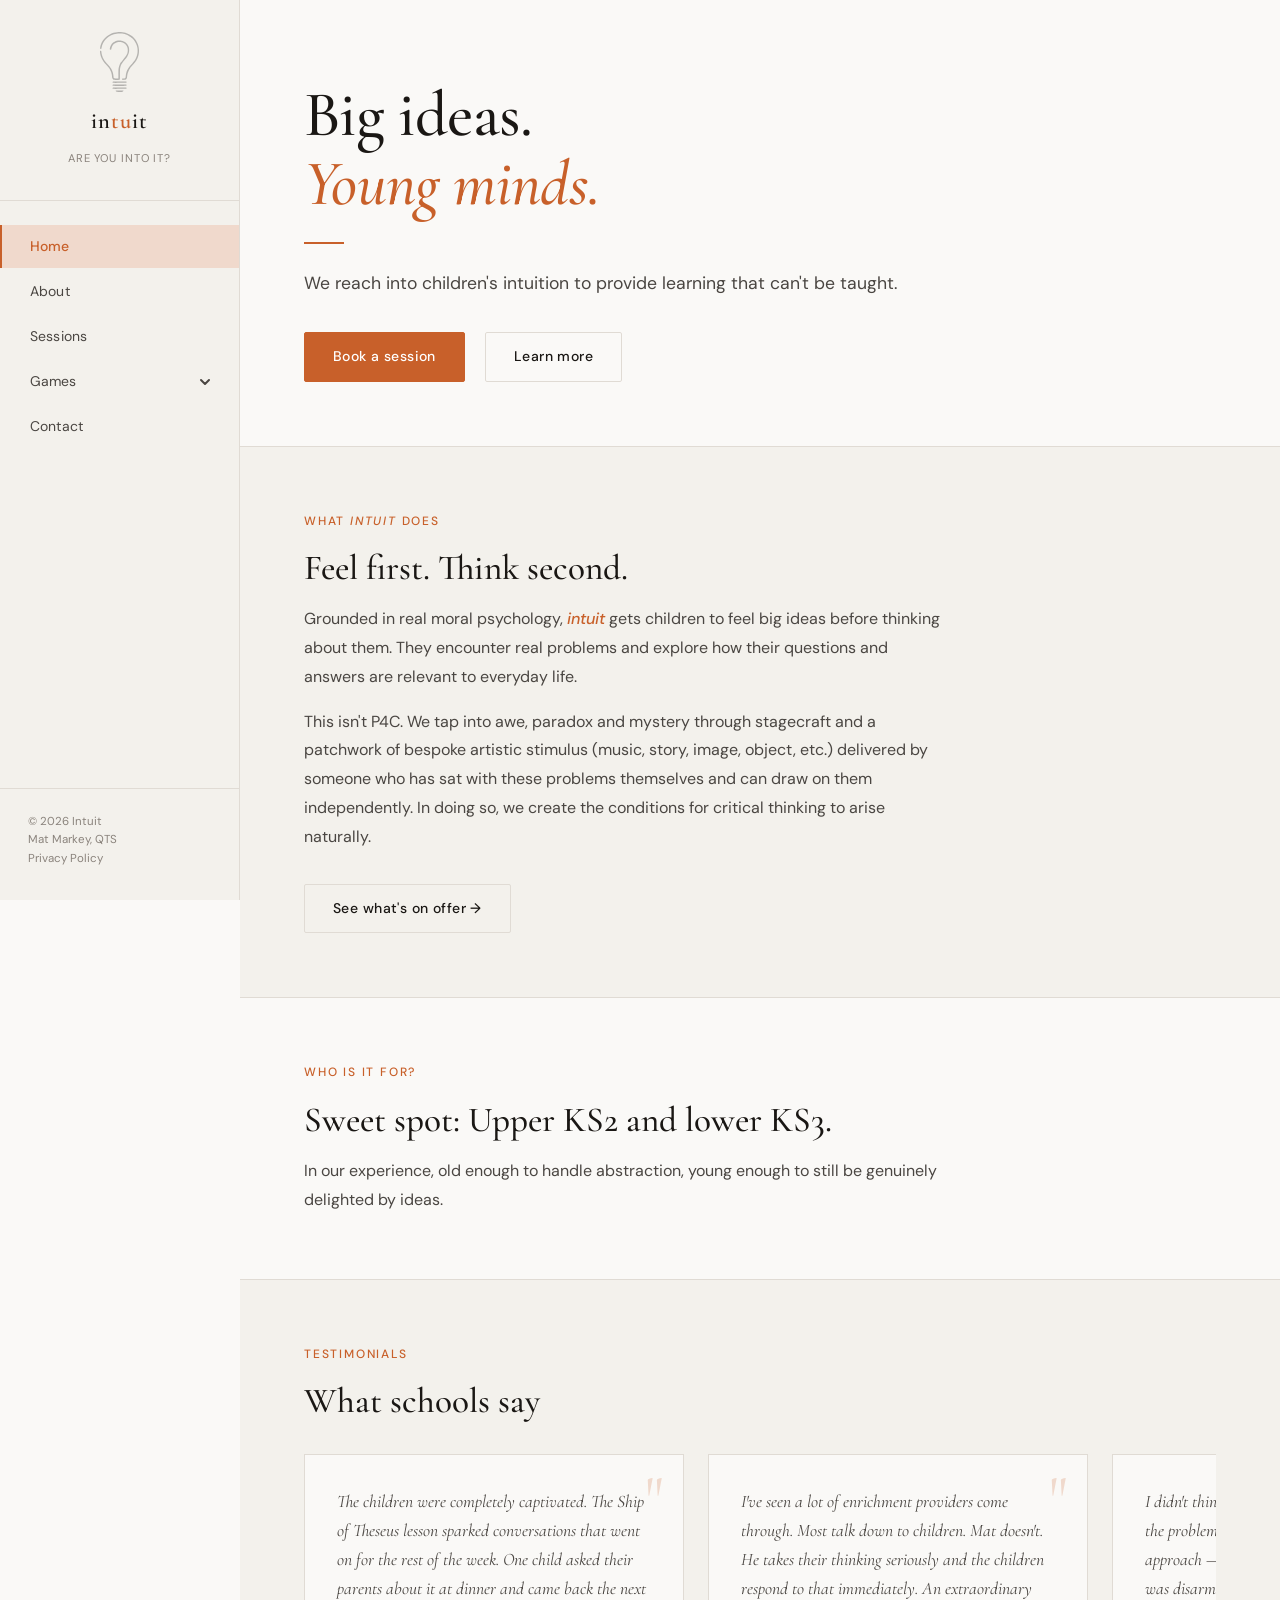
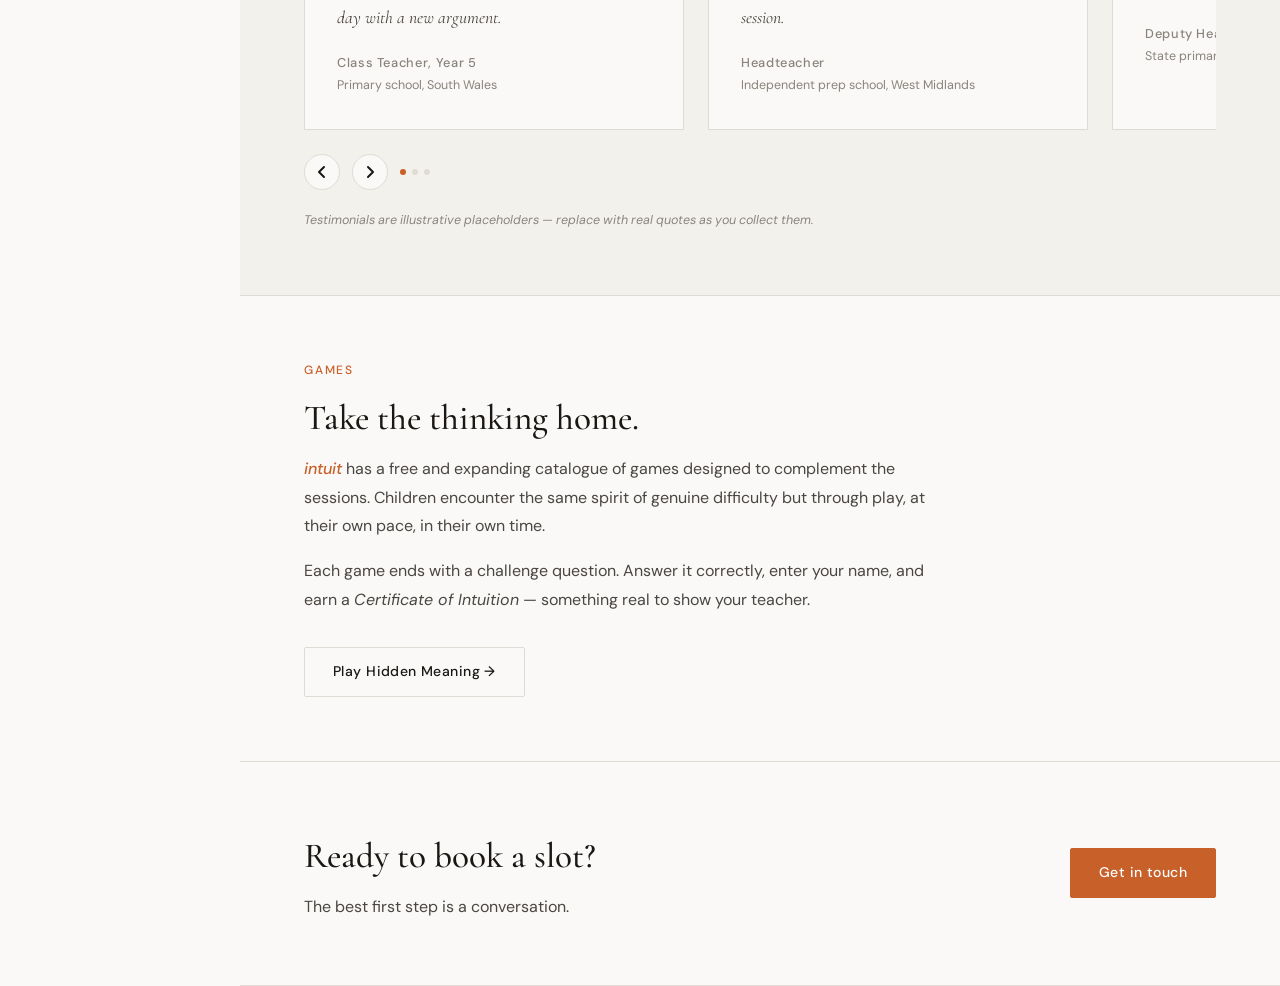
<file: index.html>
<!DOCTYPE html>
<html lang="en">
<head>
<meta charset="UTF-8">
<meta name="viewport" content="width=device-width, initial-scale=1.0">
<link rel="icon" type="image/svg+xml" href="/intuit_logo.svg">
<title>Big Ideas for Young Minds</title>
<link rel="stylesheet" href="css/style.css">
<style>
.mobile-header {
  display: none;
  position: fixed;
  top: 0; left: 0; right: 0;
  z-index: 100;
  height: 56px;
  background: var(--paper-warm);
  border-bottom: 1px solid var(--rule);
  align-items: center;
  justify-content: space-between;
  padding: 0 1.25rem;
}
.mobile-header-logo {
  font-family: 'Cormorant Garamond', serif;
  font-size: 1.3rem;
  font-weight: 600;
  color: var(--ink);
  text-decoration: none;
  letter-spacing: 0.04em;
}
.mobile-header-logo span { color: var(--accent); }
.hamburger {
  display: flex;
  flex-direction: column;
  gap: 5px;
  cursor: pointer;
  padding: 4px;
  background: none;
  border: none;
}
.hamburger span {
  display: block;
  width: 22px;
  height: 2px;
  background: var(--ink);
  transition: all 0.25s;
  transform-origin: center;
}
.hamburger.open span:nth-child(1) { transform: translateY(7px) rotate(45deg); }
.hamburger.open span:nth-child(2) { opacity: 0; }
.hamburger.open span:nth-child(3) { transform: translateY(-7px) rotate(-45deg); }
.mobile-nav {
  display: none;
  position: fixed;
  top: 56px; left: 0; right: 0;
  z-index: 99;
  background: var(--paper-warm);
  border-bottom: 1px solid var(--rule);
  flex-direction: column;
  padding: 0.75rem 0;
  box-shadow: 0 4px 12px rgba(0,0,0,0.08);
}
.mobile-nav.open { display: flex; }
.mobile-nav .nav-item { padding: 0.75rem 1.5rem; border-left: none; font-size: 0.95rem; }
.mobile-nav-games-toggle {
  display: flex;
  align-items: center;
  justify-content: space-between;
  padding: 0.75rem 1.5rem;
  font-size: 0.95rem;
  color: var(--ink-soft);
  cursor: pointer;
}
.mobile-nav-games-children { display: none; flex-direction: column; background: rgba(200,96,42,0.04); }
.mobile-nav-games-children.open { display: flex; }
.mobile-nav-games-children .nav-item { padding-left: 2.5rem; font-size: 0.875rem; }

/* TESTIMONIAL CAROUSEL */
.testimonial-carousel-section {
  padding: 4rem;
  background: var(--paper-warm);
  border-bottom: 1px solid var(--rule);
  overflow: hidden;
}
.testimonial-carousel-header { margin-bottom: 2rem; }
.testimonial-track-wrapper {
  overflow: hidden;
  cursor: grab;
  user-select: none;
}
.testimonial-track-wrapper:active { cursor: grabbing; }
.testimonial-track {
  display: flex;
  gap: 1.5rem;
  transition: transform 0.6s ease;
  will-change: transform;
}
.testimonial-card {
  flex: 0 0 380px;
  background: var(--paper);
  border: 1px solid var(--rule);
  padding: 2rem;
  position: relative;
}
.testimonial-card-mark {
  font-family: 'Cormorant Garamond', serif;
  font-size: 4rem;
  line-height: 1;
  color: var(--accent-light);
  position: absolute;
  top: 0.75rem;
  right: 1.25rem;
}
.testimonial-card-quote {
  font-family: 'Cormorant Garamond', serif;
  font-size: 1.1rem;
  font-style: italic;
  line-height: 1.65;
  color: var(--ink-soft);
  margin-bottom: 1.25rem;
}
.testimonial-card-author {
  font-size: 0.8rem;
  font-weight: 500;
  color: var(--ink-muted);
  letter-spacing: 0.05em;
}
.testimonial-card-role {
  font-size: 0.78rem;
  color: var(--ink-muted);
  margin-top: 0.1rem;
}
.testimonial-controls {
  display: flex;
  align-items: center;
  gap: 0.75rem;
  margin-top: 1.5rem;
}
.t-carousel-btn {
  width: 36px;
  height: 36px;
  border: 1px solid var(--rule);
  background: var(--paper);
  border-radius: 50%;
  display: flex;
  align-items: center;
  justify-content: center;
  cursor: pointer;
  transition: all 0.15s;
}
.t-carousel-btn:hover { border-color: var(--accent); background: var(--accent-light); }
.t-carousel-btn svg {
  width: 14px;
  height: 14px;
  stroke: var(--ink);
  fill: none;
  stroke-width: 2;
  stroke-linecap: round;
  stroke-linejoin: round;
}
.t-carousel-dots { display: flex; gap: 6px; }
.t-carousel-dot {
  width: 6px;
  height: 6px;
  border-radius: 50%;
  background: var(--rule);
  transition: background 0.2s;
  cursor: pointer;
}
.t-carousel-dot.active { background: var(--accent); }
.testimonial-placeholder-note {
  margin-top: 1.25rem;
  font-size: 0.78rem;
  color: var(--ink-muted);
  font-style: italic;
}

/* CONTACT CTA */
.contact-cta {
  padding: 4rem;
  border-bottom: 1px solid var(--rule);
  display: flex;
  align-items: center;
  justify-content: space-between;
  gap: 2rem;
  flex-wrap: wrap;
}
.contact-cta-text h2 {
  font-family: 'Cormorant Garamond', serif;
  font-size: clamp(1.6rem, 3vw, 2.2rem);
  font-weight: 500;
  color: var(--ink);
  margin-bottom: 0.5rem;
}
.contact-cta-text p { font-size: 1rem; color: var(--ink-soft); }

@media (max-width: 768px) {
  .mobile-header { display: flex; }
  .main { padding-top: 56px; }
  .testimonial-carousel-section { padding: 2.5rem 1.5rem; }
  .testimonial-card { flex: 0 0 280px; }
  .contact-cta { padding: 2.5rem 1.5rem; flex-direction: column; align-items: flex-start; }
}
</style>
</head>
<body>

<div class="mobile-header">
  <a href="index.html" class="mobile-header-logo">in<span>tu</span>it</a>
  <button class="hamburger" id="hamburger" aria-label="Menu">
    <span></span><span></span><span></span>
  </button>
</div>

<nav class="mobile-nav" id="mobile-nav">
  <a href="index.html" class="nav-item active">Home</a>
  <a href="about.html" class="nav-item">About</a>
  <a href="sessions.html" class="nav-item">Sessions</a>
  <div class="mobile-nav-games-toggle" onclick="toggleMobileGames(this)">
    <span>Games</span>
    <svg class="nav-games-arrow" viewBox="0 0 12 12" style="width:12px;height:12px;stroke:currentColor;fill:none;stroke-width:2;stroke-linecap:round;stroke-linejoin:round;"><polyline points="2,4 6,8 10,4"/></svg>
  </div>
  <div class="mobile-nav-games-children">
    <a href="games/hidden-meaning.html" class="nav-item">Hidden Meaning</a>
  </div>
  <a href="contact.html" class="nav-item">Contact</a>
</nav>

<aside class="sidebar">
  <a href="index.html" class="sidebar-logo">
    <img src="intuit_logo.svg" alt="Intuit logo">
    <span class="sidebar-logo-text">in<span>tu</span>it</span>
    <span class="sidebar-tagline">Are you into it?</span>
  </a>
  <nav class="sidebar-nav">
    <a href="index.html" class="nav-item active">Home</a>
    <a href="about.html" class="nav-item">About</a>
    <a href="sessions.html" class="nav-item">Sessions</a>
    <div class="nav-games-toggle" onclick="toggleGames(this)">
      <span>Games</span>
      <svg class="nav-games-arrow" viewBox="0 0 12 12"><polyline points="2,4 6,8 10,4"/></svg>
    </div>
    <div class="nav-games-children">
      <a href="games/hidden-meaning.html" class="nav-item">Hidden Meaning</a>
    </div>
    <a href="contact.html" class="nav-item">Contact</a>
  </nav>
  <div class="sidebar-footer">
    © 2026 Intuit<br>Mat Markey, QTS<br>
    <a href="/privacy.html" style="color: var(--ink-muted); text-decoration: none;">Privacy Policy</a>
  </div>
</aside>

<main class="main">

  <div class="page-hero">
    <h1 class="page-title fade-up delay-1">Big ideas.<br><em>Young minds.</em></h1>
    <div class="rule-accent fade-up delay-2"></div>
    <p class="page-intro fade-up delay-2">We reach into children's intuition to provide learning that can't be taught.</p>
    <div style="margin-top: 2rem;" class="fade-up delay-3">
      <a href="contact.html" class="btn btn-primary">Book a session</a>
      <a href="about.html" class="btn btn-ghost" style="margin-left: 1rem;">Learn more</a>
    </div>
  </div>

  <div class="section" style="background: var(--paper-warm); border-bottom: 1px solid var(--rule);">
    <div class="container">
      <p class="eyebrow">What <span class="brand">intuit</span> does</p>
      <h2 class="section-title">Feel first. Think second.</h2>
      <p class="body-text">Grounded in real moral psychology, <span class="brand">intuit</span> gets children to feel big ideas before thinking about them. They encounter real problems and explore how their questions and answers are relevant to everyday life.</p>
      <p class="body-text">This isn't P4C. We tap into awe, paradox and mystery through stagecraft and a patchwork of bespoke artistic stimulus (music, story, image, object, etc.) delivered by someone who has sat with these problems themselves and can draw on them independently. In doing so, we create the conditions for critical thinking to arise naturally.</p>
      <div style="margin-top: 2rem;">
        <a href="sessions.html" class="btn btn-ghost">See what's on offer →</a>
      </div>
    </div>
  </div>

  <div class="section">
    <div class="container">
      <p class="eyebrow">Who is it for?</p>
      <h2 class="section-title">Sweet spot: Upper KS2 and lower KS3.</h2>
      <p class="body-text">In our experience, old enough to handle abstraction, young enough to still be genuinely delighted by ideas.</p>
    </div>
  </div>

  <div class="testimonial-carousel-section">
    <div class="testimonial-carousel-header">
      <p class="eyebrow">Testimonials</p>
      <h2 class="section-title">What schools say</h2>
    </div>
    <div class="testimonial-track-wrapper" id="t-wrapper">
      <div class="testimonial-track" id="t-track">
        <div class="testimonial-card">
          <div class="testimonial-card-mark">"</div>
          <p class="testimonial-card-quote">The children were completely captivated. The Ship of Theseus lesson sparked conversations that went on for the rest of the week. One child asked their parents about it at dinner and came back the next day with a new argument.</p>
          <div class="testimonial-card-author">Class Teacher, Year 5</div>
          <div class="testimonial-card-role">Primary school, South Wales</div>
        </div>
        <div class="testimonial-card">
          <div class="testimonial-card-mark">"</div>
          <p class="testimonial-card-quote">I've seen a lot of enrichment providers come through. Most talk down to children. Mat doesn't. He takes their thinking seriously and the children respond to that immediately. An extraordinary session.</p>
          <div class="testimonial-card-author">Headteacher</div>
          <div class="testimonial-card-role">Independent prep school, West Midlands</div>
        </div>
        <div class="testimonial-card">
          <div class="testimonial-card-mark">"</div>
          <p class="testimonial-card-quote">I didn't think seven-year-olds could engage with the problem of universals. I was wrong. The approach — starting with chairs, of all things — was disarmingly simple and completely effective.</p>
          <div class="testimonial-card-author">Deputy Head, KS2</div>
          <div class="testimonial-card-role">State primary school, Shropshire</div>
        </div>
      </div>
    </div>
    <div class="testimonial-controls">
      <button class="t-carousel-btn" id="t-prev" aria-label="Previous">
        <svg viewBox="0 0 14 14"><polyline points="9,2 4,7 9,12"/></svg>
      </button>
      <button class="t-carousel-btn" id="t-next" aria-label="Next">
        <svg viewBox="0 0 14 14"><polyline points="5,2 10,7 5,12"/></svg>
      </button>
      <div class="t-carousel-dots" id="t-dots"></div>
    </div>
    <p class="testimonial-placeholder-note">Testimonials are illustrative placeholders — replace with real quotes as you collect them.</p>
  </div>

  <div class="section">
    <div class="container">
      <p class="eyebrow">Games</p>
      <h2 class="section-title">Take the thinking home.</h2>
      <p class="body-text"><span class="brand">intuit</span> has a free and expanding catalogue of games designed to complement the sessions. Children encounter the same spirit of genuine difficulty but through play, at their own pace, in their own time.</p>
      <p class="body-text">Each game ends with a challenge question. Answer it correctly, enter your name, and earn a <em>Certificate of Intuition</em> — something real to show your teacher.</p>
      <div style="margin-top: 2rem;">
        <a href="games/hidden-meaning.html" class="btn btn-ghost">Play Hidden Meaning →</a>
      </div>
    </div>
  </div>

  <div class="contact-cta">
    <div class="contact-cta-text">
      <h2>Ready to book a slot?</h2>
      <p>The best first step is a conversation.</p>
    </div>
    <a href="contact.html" class="btn btn-primary">Get in touch</a>
  </div>

</main>

<script>
function toggleGames(el) {
  el.classList.toggle('open');
  el.nextElementSibling.classList.toggle('open');
}

const hamburger = document.getElementById('hamburger');
const mobileNav = document.getElementById('mobile-nav');
hamburger.addEventListener('click', () => {
  hamburger.classList.toggle('open');
  mobileNav.classList.toggle('open');
});

function toggleMobileGames(el) {
  el.nextElementSibling.classList.toggle('open');
  el.querySelector('.nav-games-arrow').style.transform =
    el.nextElementSibling.classList.contains('open') ? 'rotate(180deg)' : '';
}

const tTrack = document.getElementById('t-track');
const tWrapper = document.getElementById('t-wrapper');
const tPrev = document.getElementById('t-prev');
const tNext = document.getElementById('t-next');
const tDotsContainer = document.getElementById('t-dots');
const tCards = tTrack.querySelectorAll('.testimonial-card');
const tTotal = tCards.length;
let tCurrent = 0;
let tDirection = 1;
let autoTimer = null;

tCards.forEach((_, i) => {
  const dot = document.createElement('div');
  dot.className = 't-carousel-dot' + (i === 0 ? ' active' : '');
  dot.addEventListener('click', () => { tGoTo(i); resetAuto(); });
  tDotsContainer.appendChild(dot);
});

function tGetWidth() { return tCards[0].offsetWidth + 24; }

function tGoTo(index) {
  tCurrent = (index + tTotal) % tTotal;
  tTrack.style.transform = `translateX(-${tCurrent * tGetWidth()}px)`;
  tDotsContainer.querySelectorAll('.t-carousel-dot').forEach((d, i) => {
    d.classList.toggle('active', i === tCurrent);
  });
}

function resetAuto() {
  clearInterval(autoTimer);
  autoTimer = setInterval(() => {
    if (tCurrent === tTotal - 1) tDirection = -1;
    if (tCurrent === 0) tDirection = 1;
    tGoTo(tCurrent + tDirection);
  }, 5500);
}

tPrev.addEventListener('click', () => { tGoTo(tCurrent - 1); resetAuto(); });
tNext.addEventListener('click', () => { tGoTo(tCurrent + 1); resetAuto(); });
tWrapper.addEventListener('mouseenter', () => clearInterval(autoTimer));
tWrapper.addEventListener('mouseleave', () => resetAuto());

let tTouchStart = null;
tWrapper.addEventListener('touchstart', e => { tTouchStart = e.touches[0].clientX; });
tWrapper.addEventListener('touchend', e => {
  if (tTouchStart === null) return;
  const delta = tTouchStart - e.changedTouches[0].clientX;
  if (Math.abs(delta) > 50) { tGoTo(delta > 0 ? tCurrent + 1 : tCurrent - 1); resetAuto(); }
  tTouchStart = null;
});

tGoTo(0);
resetAuto();
</script>
</body>
</html>
</file>
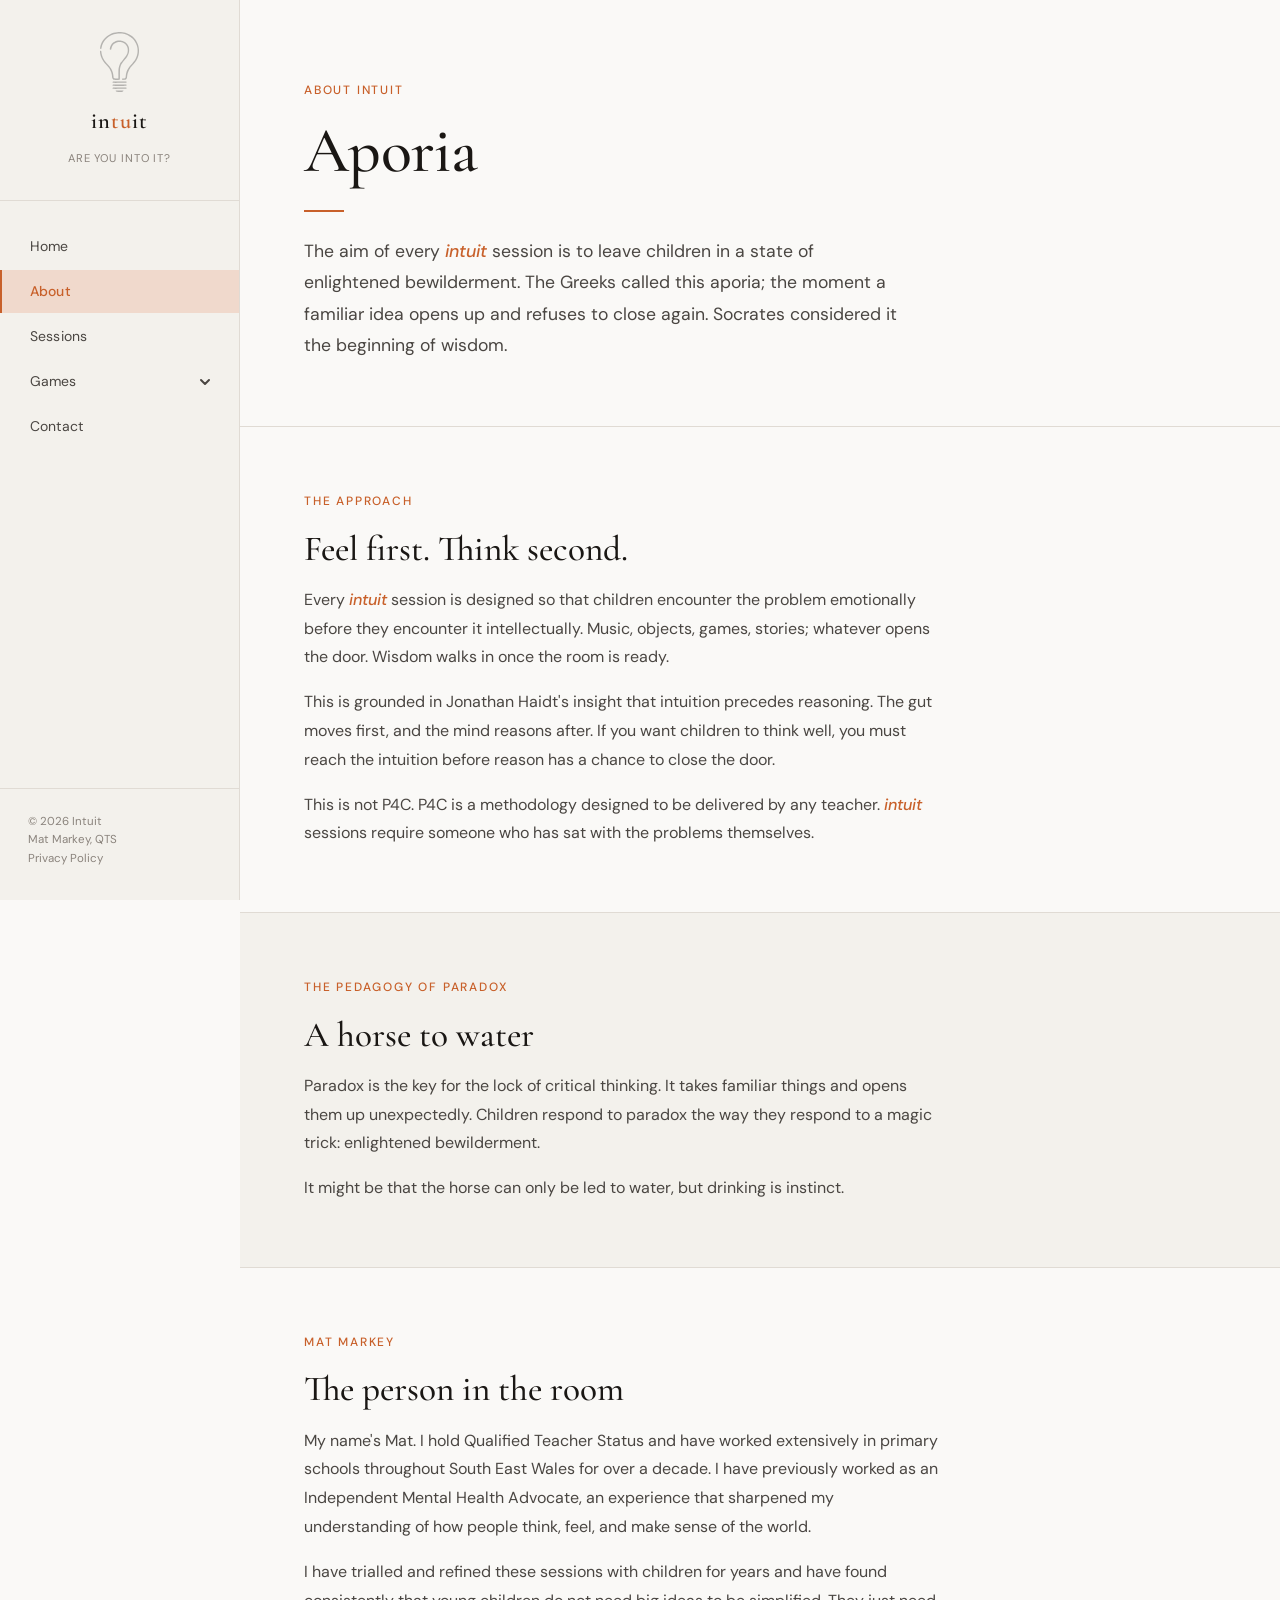
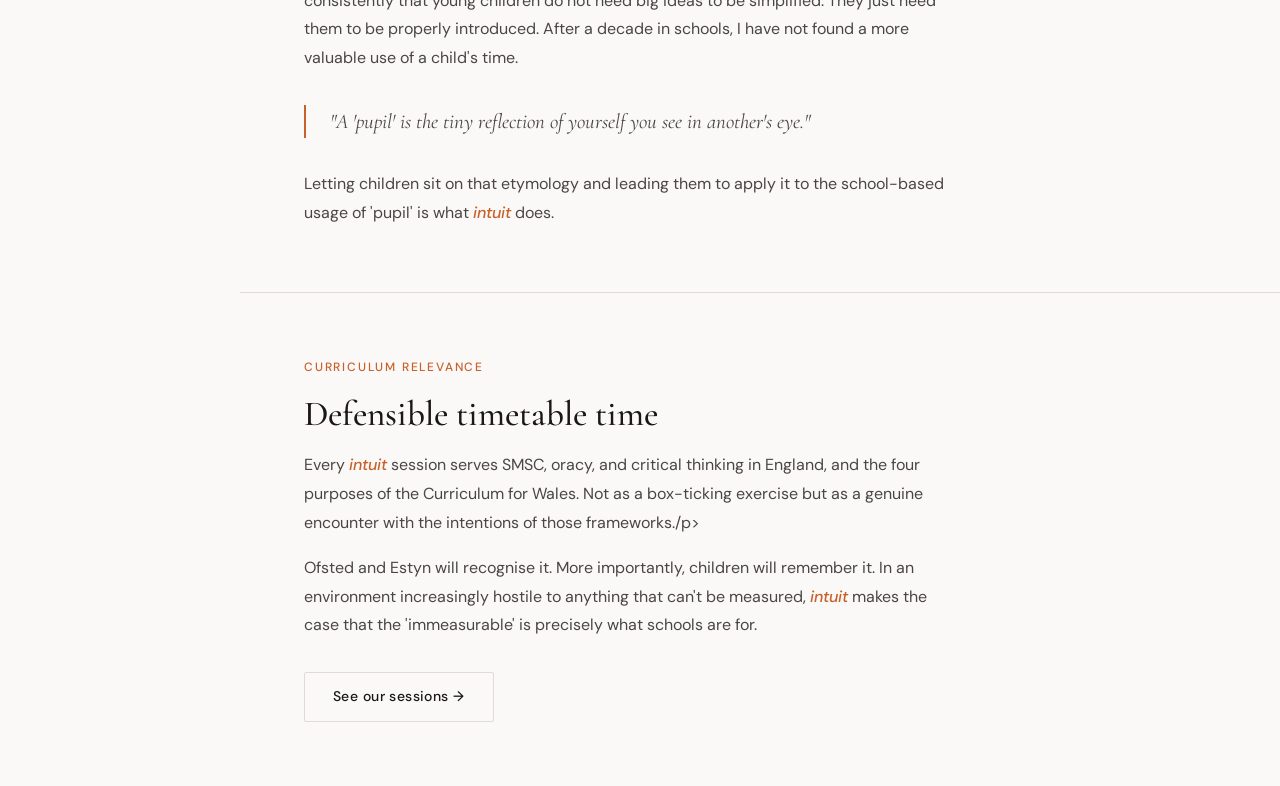
<file: about.html>
<!DOCTYPE html>
<html lang="en">
<head>
<meta charset="UTF-8">
<meta name="viewport" content="width=device-width, initial-scale=1.0">
<link rel="icon" type="image/svg+xml" href="/intuit_logo.svg">
<title>About — Intuit</title>
<link rel="stylesheet" href="css/style.css">
<style>
.mobile-header {
  display: none;
  position: fixed;
  top: 0; left: 0; right: 0;
  z-index: 100;
  height: 56px;
  background: var(--paper-warm);
  border-bottom: 1px solid var(--rule);
  align-items: center;
  justify-content: space-between;
  padding: 0 1.25rem;
}

.mobile-header-logo {
  font-family: 'Cormorant Garamond', serif;
  font-size: 1.3rem;
  font-weight: 600;
  color: var(--ink);
  text-decoration: none;
  letter-spacing: 0.04em;
}

.mobile-header-logo span { color: var(--accent); }

.hamburger {
  display: flex;
  flex-direction: column;
  gap: 5px;
  cursor: pointer;
  padding: 4px;
  background: none;
  border: none;
}

.hamburger span {
  display: block;
  width: 22px;
  height: 2px;
  background: var(--ink);
  transition: all 0.25s;
  transform-origin: center;
}

.hamburger.open span:nth-child(1) { transform: translateY(7px) rotate(45deg); }
.hamburger.open span:nth-child(2) { opacity: 0; }
.hamburger.open span:nth-child(3) { transform: translateY(-7px) rotate(-45deg); }

.mobile-nav {
  display: none;
  position: fixed;
  top: 56px; left: 0; right: 0;
  z-index: 99;
  background: var(--paper-warm);
  border-bottom: 1px solid var(--rule);
  flex-direction: column;
  padding: 0.75rem 0;
  box-shadow: 0 4px 12px rgba(0,0,0,0.08);
}

.mobile-nav.open { display: flex; }
.mobile-nav .nav-item { padding: 0.75rem 1.5rem; border-left: none; font-size: 0.95rem; }

.mobile-nav-games-toggle {
  display: flex;
  align-items: center;
  justify-content: space-between;
  padding: 0.75rem 1.5rem;
  font-size: 0.95rem;
  color: var(--ink-soft);
  cursor: pointer;
}

.mobile-nav-games-children { display: none; flex-direction: column; background: rgba(200,96,42,0.04); }
.mobile-nav-games-children.open { display: flex; }
.mobile-nav-games-children .nav-item { padding-left: 2.5rem; font-size: 0.875rem; }

@media (max-width: 768px) {
  .mobile-header { display: flex; }
  .main { padding-top: 56px; }
}
</style>
</head>
<body>

<!-- MOBILE HEADER -->
<div class="mobile-header">
  <a href="index.html" class="mobile-header-logo">in<span>tu</span>it</a>
  <button class="hamburger" id="hamburger" aria-label="Menu">
    <span></span><span></span><span></span>
  </button>
</div>

<!-- MOBILE NAV -->
<nav class="mobile-nav" id="mobile-nav">
  <a href="index.html" class="nav-item">Home</a>
  <a href="about.html" class="nav-item active">About</a>
  <a href="sessions.html" class="nav-item">Sessions</a>
  <div class="mobile-nav-games-toggle" onclick="toggleMobileGames(this)">
    <span>Games</span>
    <svg class="nav-games-arrow" viewBox="0 0 12 12" style="width:12px;height:12px;stroke:currentColor;fill:none;stroke-width:2;stroke-linecap:round;stroke-linejoin:round;"><polyline points="2,4 6,8 10,4"/></svg>
  </div>
  <div class="mobile-nav-games-children">
    <a href="games/hidden-meaning.html" class="nav-item">Hidden Meaning</a>
  </div>
  <a href="contact.html" class="nav-item">Contact</a>
</nav>

<aside class="sidebar">
  <a href="index.html" class="sidebar-logo">
    <img src="intuit_logo.svg" alt="Intuit logo">
    <span class="sidebar-logo-text">in<span>tu</span>it</span>
    <span class="sidebar-tagline">Are you into it?</span>
  </a>
  <nav class="sidebar-nav">
    <a href="index.html" class="nav-item">Home</a>
    <a href="about.html" class="nav-item active">About</a>
    <a href="sessions.html" class="nav-item">Sessions</a>
    <div class="nav-games-toggle" onclick="toggleGames(this)">
      <span>Games</span>
      <svg class="nav-games-arrow" viewBox="0 0 12 12"><polyline points="2,4 6,8 10,4"/></svg>
    </div>
    <div class="nav-games-children">
      <a href="games/hidden-meaning.html" class="nav-item">Hidden Meaning</a>
    </div>
    <a href="contact.html" class="nav-item">Contact</a>
  </nav>
  <div class="sidebar-footer">
    © 2026 Intuit<br>Mat Markey, QTS<br>
    <a href="/privacy.html" style="color: var(--ink-muted); text-decoration: none;">Privacy Policy</a>
  </div>
</aside>

<main class="main">

  <div class="page-hero">
    <p class="eyebrow fade-up">About Intuit</p>
    <h1 class="page-title fade-up delay-1">Aporia</em></h1>
    <div class="rule-accent fade-up delay-2"></div>
    <p class="page-intro fade-up delay-2">The aim of every <span class="brand">intuit</span> session is to leave children in a state of enlightened bewilderment. The Greeks called this aporia; the moment a familiar idea opens up and refuses to close again. Socrates considered it the beginning of wisdom.</p>
  </div>

  <div class="section">
    <div class="container">
      <p class="eyebrow">The approach</p>
      <h2 class="section-title">Feel first. Think second.</h2>
      <p class="body-text">Every <span class="brand">intuit</span> session is designed so that children encounter the problem emotionally before they encounter it intellectually. Music, objects, games, stories; whatever opens the door. Wisdom walks in once the room is ready.</p>
      <p class="body-text">This is grounded in Jonathan Haidt's insight that intuition precedes reasoning. The gut moves first, and the mind reasons after. If you want children to think well, you must reach the intuition before reason has a chance to close the door.</p>
      <p class="body-text">This is not P4C. P4C is a methodology designed to be delivered by any teacher. <span class="brand">intuit</span> sessions require someone who has sat with the problems themselves.</p>
    </div>
  </div>

  <div class="section" style="background: var(--paper-warm);">
    <div class="container">
      <p class="eyebrow">The pedagogy of paradox</p>
      <h2 class="section-title">A horse to water</h2>
      <p class="body-text">Paradox is the key for the lock of critical thinking. It takes familiar things and opens them up unexpectedly. Children respond to paradox the way they respond to a magic trick: enlightened bewilderment.</p>
      <p class="body-text">It might be that the horse can only be led to water, but drinking is instinct.</p>
    </div>
  </div>

  <div class="section">
    <div class="container">
      <p class="eyebrow">Mat Markey</p>
      <h2 class="section-title">The person in the room</h2>
      <p class="body-text">My name's Mat. I hold Qualified Teacher Status and have worked extensively in primary schools throughout South East Wales for over a decade. I have previously worked as an Independent Mental Health Advocate, an experience that sharpened my understanding of how people think, feel, and make sense of the world.</p>
      <p class="body-text">I have trialled and refined these sessions with children for years and have found consistently that young children do not need big ideas to be simplified. They just need them to be properly introduced. After a decade in schools, I have not found a more valuable use of a child's time.</p>
      <blockquote style="font-family: 'Cormorant Garamond', serif; font-size: 1.3rem; font-style: italic; color: var(--ink-soft); border-left: 2px solid var(--accent); padding-left: 1.5rem; margin: 2rem 0; line-height: 1.6;">
        "A 'pupil' is the tiny reflection of yourself you see in another's eye."
      </blockquote>
      <p class="body-text">Letting children sit on that etymology and leading them to apply it to the school-based usage of 'pupil' is what <span class="brand">intuit</span> does.</p>
    </div>
  </div>

  <div class="section">
    <div class="container">
      <p class="eyebrow">Curriculum relevance</p>
      <h2 class="section-title">Defensible timetable time</h2>
      <p class="body-text">Every <span class="brand">intuit</span> session serves SMSC, oracy, and critical thinking in England, and the four purposes of the Curriculum for Wales. Not as a box-ticking exercise but as a genuine encounter with the intentions of those frameworks./p>
      <p class="body-text">Ofsted and Estyn will recognise it. More importantly, children will remember it. In an environment increasingly hostile to anything that can't be measured, <span class="brand">intuit</span> makes the case that the 'immeasurable' is precisely what schools are for.</p>
      <div style="margin-top: 2rem;">
        <a href="sessions.html" class="btn btn-ghost">See our sessions →</a>
      </div>
    </div>
  </div>

</main>

<script>
function toggleGames(el) {
  el.classList.toggle('open');
  el.nextElementSibling.classList.toggle('open');
}

const hamburger = document.getElementById('hamburger');
const mobileNav = document.getElementById('mobile-nav');
hamburger.addEventListener('click', () => {
  hamburger.classList.toggle('open');
  mobileNav.classList.toggle('open');
});

function toggleMobileGames(el) {
  el.nextElementSibling.classList.toggle('open');
  el.querySelector('.nav-games-arrow').style.transform =
    el.nextElementSibling.classList.contains('open') ? 'rotate(180deg)' : '';
}
</script>
</body>
</html>
</file>
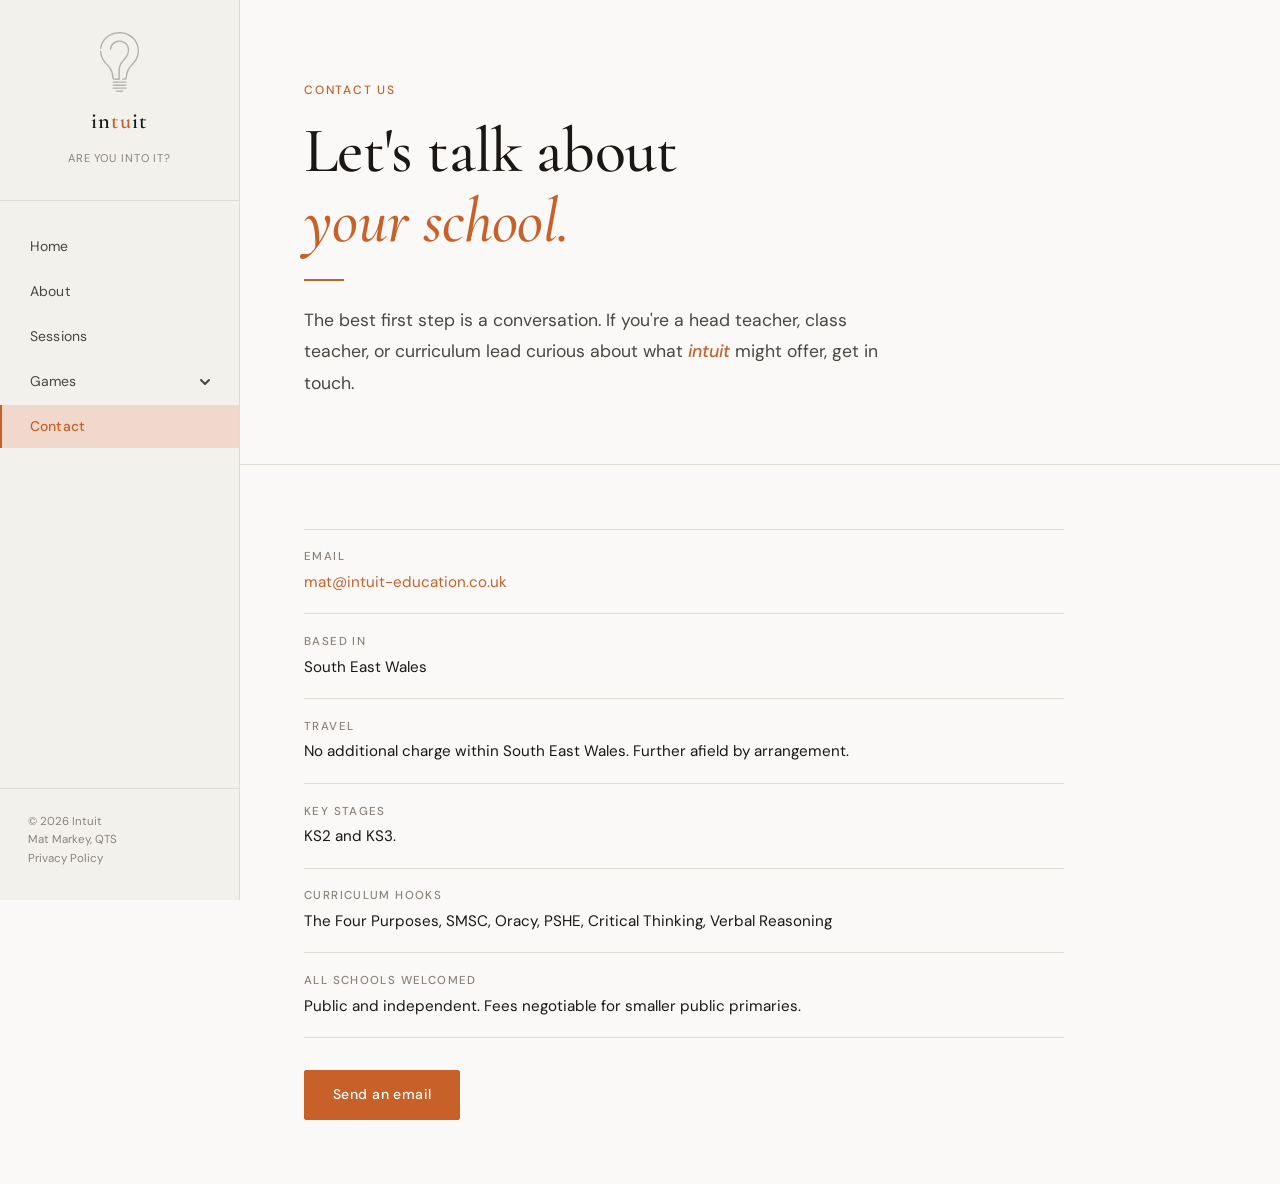
<file: contact.html>
<!DOCTYPE html>
<html lang="en">
<head>
<meta charset="UTF-8">
<meta name="viewport" content="width=device-width, initial-scale=1.0">
<link rel="icon" type="image/svg+xml" href="/intuit_logo.svg">
<title>Contact — Intuit</title>
<link rel="stylesheet" href="css/style.css">
<style>
.mobile-header {
  display: none;
  position: fixed;
  top: 0; left: 0; right: 0;
  z-index: 100;
  height: 56px;
  background: var(--paper-warm);
  border-bottom: 1px solid var(--rule);
  align-items: center;
  justify-content: space-between;
  padding: 0 1.25rem;
}

.mobile-header-logo {
  font-family: 'Cormorant Garamond', serif;
  font-size: 1.3rem;
  font-weight: 600;
  color: var(--ink);
  text-decoration: none;
  letter-spacing: 0.04em;
}

.mobile-header-logo span { color: var(--accent); }

.hamburger {
  display: flex;
  flex-direction: column;
  gap: 5px;
  cursor: pointer;
  padding: 4px;
  background: none;
  border: none;
}

.hamburger span {
  display: block;
  width: 22px;
  height: 2px;
  background: var(--ink);
  transition: all 0.25s;
  transform-origin: center;
}

.hamburger.open span:nth-child(1) { transform: translateY(7px) rotate(45deg); }
.hamburger.open span:nth-child(2) { opacity: 0; }
.hamburger.open span:nth-child(3) { transform: translateY(-7px) rotate(-45deg); }

.mobile-nav {
  display: none;
  position: fixed;
  top: 56px; left: 0; right: 0;
  z-index: 99;
  background: var(--paper-warm);
  border-bottom: 1px solid var(--rule);
  flex-direction: column;
  padding: 0.75rem 0;
  box-shadow: 0 4px 12px rgba(0,0,0,0.08);
}

.mobile-nav.open { display: flex; }
.mobile-nav .nav-item { padding: 0.75rem 1.5rem; border-left: none; font-size: 0.95rem; }

.mobile-nav-games-toggle {
  display: flex;
  align-items: center;
  justify-content: space-between;
  padding: 0.75rem 1.5rem;
  font-size: 0.95rem;
  color: var(--ink-soft);
  cursor: pointer;
}

.mobile-nav-games-children { display: none; flex-direction: column; background: rgba(200,96,42,0.04); }
.mobile-nav-games-children.open { display: flex; }
.mobile-nav-games-children .nav-item { padding-left: 2.5rem; font-size: 0.875rem; }

@media (max-width: 768px) {
  .mobile-header { display: flex; }
  .main { padding-top: 56px; }
}
</style>
</head>
<body>

<!-- MOBILE HEADER -->
<div class="mobile-header">
  <a href="index.html" class="mobile-header-logo">in<span>tu</span>it</a>
  <button class="hamburger" id="hamburger" aria-label="Menu">
    <span></span><span></span><span></span>
  </button>
</div>

<!-- MOBILE NAV -->
<nav class="mobile-nav" id="mobile-nav">
  <a href="index.html" class="nav-item">Home</a>
  <a href="about.html" class="nav-item">About</a>
  <a href="sessions.html" class="nav-item">Sessions</a>
  <div class="mobile-nav-games-toggle" onclick="toggleMobileGames(this)">
    <span>Games</span>
    <svg class="nav-games-arrow" viewBox="0 0 12 12" style="width:12px;height:12px;stroke:currentColor;fill:none;stroke-width:2;stroke-linecap:round;stroke-linejoin:round;"><polyline points="2,4 6,8 10,4"/></svg>
  </div>
  <div class="mobile-nav-games-children">
    <a href="games/hidden-meaning.html" class="nav-item">Hidden Meaning</a>
  </div>
  <a href="contact.html" class="nav-item active">Contact</a>
</nav>

<aside class="sidebar">
  <a href="index.html" class="sidebar-logo">
    <img src="intuit_logo.svg" alt="Intuit logo">
    <span class="sidebar-logo-text">in<span>tu</span>it</span>
    <span class="sidebar-tagline">Are you into it?</span>
  </a>
  <nav class="sidebar-nav">
    <a href="index.html" class="nav-item">Home</a>
    <a href="about.html" class="nav-item">About</a>
    <a href="sessions.html" class="nav-item">Sessions</a>
    <div class="nav-games-toggle" onclick="toggleGames(this)">
      <span>Games</span>
      <svg class="nav-games-arrow" viewBox="0 0 12 12"><polyline points="2,4 6,8 10,4"/></svg>
    </div>
    <div class="nav-games-children">
      <a href="games/hidden-meaning.html" class="nav-item">Hidden Meaning</a>
    </div>
    <a href="contact.html" class="nav-item active">Contact</a>
  </nav>
  <div class="sidebar-footer">
    © 2026 Intuit<br>Mat Markey, QTS<br>
    <a href="/privacy.html" style="color: var(--ink-muted); text-decoration: none;">Privacy Policy</a>
  </div>
</aside>

<main class="main">
  <div class="page-hero">
    <p class="eyebrow fade-up">Contact us</p>
    <h1 class="page-title fade-up delay-1">Let's talk about<br><em>your school.</em></h1>
    <div class="rule-accent fade-up delay-2"></div>
    <p class="page-intro fade-up delay-2">The best first step is a conversation. If you're a head teacher, class teacher, or curriculum lead curious about what <span class="brand">intuit</span> might offer, get in touch.</p>
  </div>
  <div class="section">
    <div class="container">
      <div class="contact-line">
        <span class="contact-key">Email</span>
        <span class="contact-val"><a href="mailto:mat@intuit-education.co.uk">mat@intuit-education.co.uk</a></span>
      </div>
      <div class="contact-line">
        <span class="contact-key">Based in</span>
        <span class="contact-val">South East Wales</span>
      </div>
      <div class="contact-line">
        <span class="contact-key">Travel</span>
        <span class="contact-val">No additional charge within South East Wales. Further afield by arrangement.</span>
      </div>
      <div class="contact-line">
        <span class="contact-key">Key stages</span>
        <span class="contact-val">KS2 and KS3.</span>
      </div>
      <div class="contact-line">
        <span class="contact-key">Curriculum hooks</span>
        <span class="contact-val">The Four Purposes, SMSC, Oracy, PSHE, Critical Thinking, Verbal Reasoning</span>
      </div>
      <div class="contact-line">
        <span class="contact-key">All schools welcomed</span>
        <span class="contact-val">Public and independent. Fees negotiable for smaller public primaries.</span>
      </div>
      <div style="margin-top: 2rem;">
        <a href="mailto:mat@intuit-education.co.uk" class="btn btn-primary">Send an email</a>
      </div>
    </div>
  </div>
</main>

<script>
function toggleGames(el) {
  el.classList.toggle('open');
  el.nextElementSibling.classList.toggle('open');
}

const hamburger = document.getElementById('hamburger');
const mobileNav = document.getElementById('mobile-nav');
hamburger.addEventListener('click', () => {
  hamburger.classList.toggle('open');
  mobileNav.classList.toggle('open');
});

function toggleMobileGames(el) {
  el.nextElementSibling.classList.toggle('open');
  el.querySelector('.nav-games-arrow').style.transform =
    el.nextElementSibling.classList.contains('open') ? 'rotate(180deg)' : '';
}
</script>
</body>
</html>
</file>
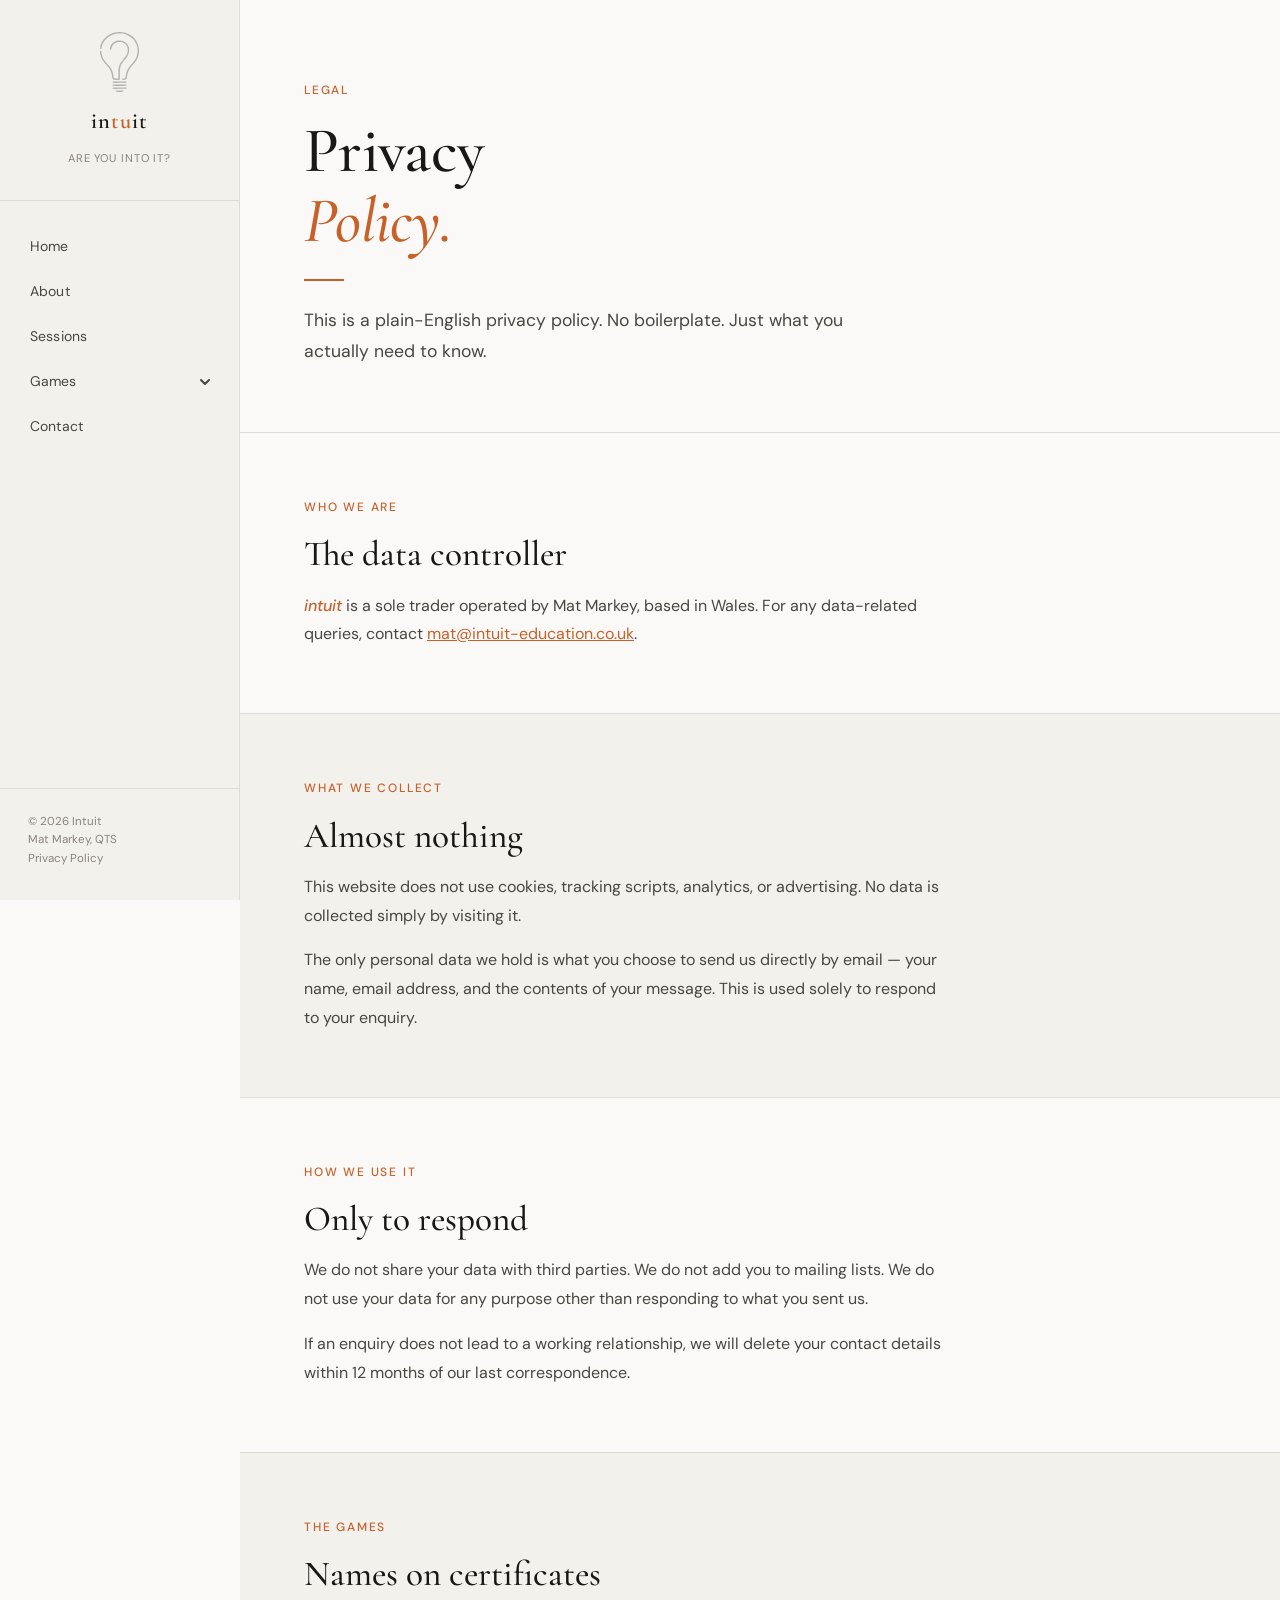
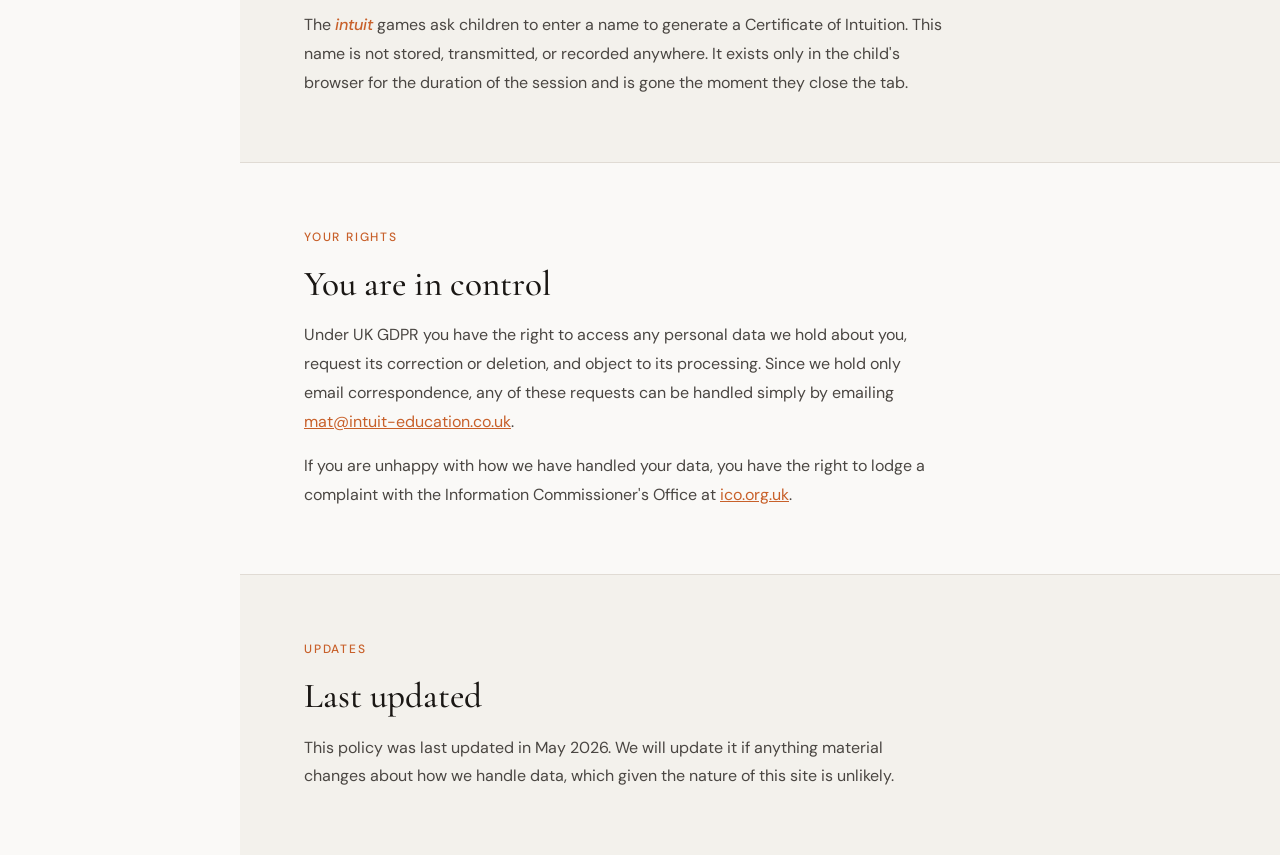
<file: privacy.html>
<!DOCTYPE html>
<html lang="en">
<head>
<meta charset="UTF-8">
<meta name="viewport" content="width=device-width, initial-scale=1.0">
<link rel="icon" type="image/svg+xml" href="/intuit_logo.svg">
<title>Privacy Policy — Intuit</title>
<link rel="stylesheet" href="css/style.css">
<style>
.mobile-header {
  display: none;
  position: fixed;
  top: 0; left: 0; right: 0;
  z-index: 100;
  height: 56px;
  background: var(--paper-warm);
  border-bottom: 1px solid var(--rule);
  align-items: center;
  justify-content: space-between;
  padding: 0 1.25rem;
}

.mobile-header-logo {
  font-family: 'Cormorant Garamond', serif;
  font-size: 1.3rem;
  font-weight: 600;
  color: var(--ink);
  text-decoration: none;
  letter-spacing: 0.04em;
}

.mobile-header-logo span { color: var(--accent); }

.hamburger {
  display: flex;
  flex-direction: column;
  gap: 5px;
  cursor: pointer;
  padding: 4px;
  background: none;
  border: none;
}

.hamburger span {
  display: block;
  width: 22px;
  height: 2px;
  background: var(--ink);
  transition: all 0.25s;
  transform-origin: center;
}

.hamburger.open span:nth-child(1) { transform: translateY(7px) rotate(45deg); }
.hamburger.open span:nth-child(2) { opacity: 0; }
.hamburger.open span:nth-child(3) { transform: translateY(-7px) rotate(-45deg); }

.mobile-nav {
  display: none;
  position: fixed;
  top: 56px; left: 0; right: 0;
  z-index: 99;
  background: var(--paper-warm);
  border-bottom: 1px solid var(--rule);
  flex-direction: column;
  padding: 0.75rem 0;
  box-shadow: 0 4px 12px rgba(0,0,0,0.08);
}

.mobile-nav.open { display: flex; }
.mobile-nav .nav-item { padding: 0.75rem 1.5rem; border-left: none; font-size: 0.95rem; }

.mobile-nav-games-toggle {
  display: flex;
  align-items: center;
  justify-content: space-between;
  padding: 0.75rem 1.5rem;
  font-size: 0.95rem;
  color: var(--ink-soft);
  cursor: pointer;
}

.mobile-nav-games-children { display: none; flex-direction: column; background: rgba(200,96,42,0.04); }
.mobile-nav-games-children.open { display: flex; }
.mobile-nav-games-children .nav-item { padding-left: 2.5rem; font-size: 0.875rem; }

@media (max-width: 768px) {
  .mobile-header { display: flex; }
  .main { padding-top: 56px; }
}
</style>
</head>
<body>

<!-- MOBILE HEADER -->
<div class="mobile-header">
  <a href="index.html" class="mobile-header-logo">in<span>tu</span>it</a>
  <button class="hamburger" id="hamburger" aria-label="Menu">
    <span></span><span></span><span></span>
  </button>
</div>

<!-- MOBILE NAV -->
<nav class="mobile-nav" id="mobile-nav">
  <a href="index.html" class="nav-item">Home</a>
  <a href="about.html" class="nav-item">About</a>
  <a href="sessions.html" class="nav-item">Sessions</a>
  <div class="mobile-nav-games-toggle" onclick="toggleMobileGames(this)">
    <span>Games</span>
    <svg class="nav-games-arrow" viewBox="0 0 12 12" style="width:12px;height:12px;stroke:currentColor;fill:none;stroke-width:2;stroke-linecap:round;stroke-linejoin:round;"><polyline points="2,4 6,8 10,4"/></svg>
  </div>
  <div class="mobile-nav-games-children">
    <a href="games/hidden-meaning.html" class="nav-item">Hidden Meaning</a>
  </div>
  <a href="contact.html" class="nav-item">Contact</a>
</nav>

<aside class="sidebar">
  <a href="index.html" class="sidebar-logo">
    <img src="intuit_logo.svg" alt="Intuit logo">
    <span class="sidebar-logo-text">in<span>tu</span>it</span>
    <span class="sidebar-tagline">Are you into it?</span>
  </a>
  <nav class="sidebar-nav">
    <a href="index.html" class="nav-item">Home</a>
    <a href="about.html" class="nav-item">About</a>
    <a href="sessions.html" class="nav-item">Sessions</a>
    <div class="nav-games-toggle" onclick="toggleGames(this)">
      <span>Games</span>
      <svg class="nav-games-arrow" viewBox="0 0 12 12"><polyline points="2,4 6,8 10,4"/></svg>
    </div>
    <div class="nav-games-children">
      <a href="games/hidden-meaning.html" class="nav-item">Hidden Meaning</a>
    </div>
    <a href="contact.html" class="nav-item">Contact</a>
  </nav>
  <div class="sidebar-footer">
    © 2026 Intuit<br>Mat Markey, QTS<br>
    <a href="/privacy.html" style="color: var(--ink-muted); text-decoration: none;">Privacy Policy</a>
  </div>
</aside>

<main class="main">

  <div class="page-hero">
    <p class="eyebrow fade-up">Legal</p>
    <h1 class="page-title fade-up delay-1">Privacy<br><em>Policy.</em></h1>
    <div class="rule-accent fade-up delay-2"></div>
    <p class="page-intro fade-up delay-2">This is a plain-English privacy policy. No boilerplate. Just what you actually need to know.</p>
  </div>

  <div class="section">
    <div class="container">
      <p class="eyebrow">Who we are</p>
      <h2 class="section-title">The data controller</h2>
      <p class="body-text"><span class="brand">intuit</span> is a sole trader operated by Mat Markey, based in Wales. For any data-related queries, contact <a href="mailto:mat@intuit-education.co.uk" style="color: var(--accent);">mat@intuit-education.co.uk</a>.</p>
    </div>
  </div>

  <div class="section" style="background: var(--paper-warm);">
    <div class="container">
      <p class="eyebrow">What we collect</p>
      <h2 class="section-title">Almost nothing</h2>
      <p class="body-text">This website does not use cookies, tracking scripts, analytics, or advertising. No data is collected simply by visiting it.</p>
      <p class="body-text">The only personal data we hold is what you choose to send us directly by email — your name, email address, and the contents of your message. This is used solely to respond to your enquiry.</p>
    </div>
  </div>

  <div class="section">
    <div class="container">
      <p class="eyebrow">How we use it</p>
      <h2 class="section-title">Only to respond</h2>
      <p class="body-text">We do not share your data with third parties. We do not add you to mailing lists. We do not use your data for any purpose other than responding to what you sent us.</p>
      <p class="body-text">If an enquiry does not lead to a working relationship, we will delete your contact details within 12 months of our last correspondence.</p>
    </div>
  </div>

  <div class="section" style="background: var(--paper-warm);">
    <div class="container">
      <p class="eyebrow">The games</p>
      <h2 class="section-title">Names on certificates</h2>
      <p class="body-text">The <span class="brand">intuit</span> games ask children to enter a name to generate a Certificate of Intuition. This name is not stored, transmitted, or recorded anywhere. It exists only in the child's browser for the duration of the session and is gone the moment they close the tab.</p>
    </div>
  </div>

  <div class="section">
    <div class="container">
      <p class="eyebrow">Your rights</p>
      <h2 class="section-title">You are in control</h2>
      <p class="body-text">Under UK GDPR you have the right to access any personal data we hold about you, request its correction or deletion, and object to its processing. Since we hold only email correspondence, any of these requests can be handled simply by emailing <a href="mailto:mat@intuit-education.co.uk" style="color: var(--accent);">mat@intuit-education.co.uk</a>.</p>
      <p class="body-text">If you are unhappy with how we have handled your data, you have the right to lodge a complaint with the Information Commissioner's Office at <a href="https://ico.org.uk" style="color: var(--accent);">ico.org.uk</a>.</p>
    </div>
  </div>

  <div class="section" style="background: var(--paper-warm);">
    <div class="container">
      <p class="eyebrow">Updates</p>
      <h2 class="section-title">Last updated</h2>
      <p class="body-text">This policy was last updated in May 2026. We will update it if anything material changes about how we handle data, which given the nature of this site is unlikely.</p>
    </div>
  </div>

</main>

<script>
function toggleGames(el) {
  el.classList.toggle('open');
  el.nextElementSibling.classList.toggle('open');
}

const hamburger = document.getElementById('hamburger');
const mobileNav = document.getElementById('mobile-nav');
hamburger.addEventListener('click', () => {
  hamburger.classList.toggle('open');
  mobileNav.classList.toggle('open');
});

function toggleMobileGames(el) {
  el.nextElementSibling.classList.toggle('open');
  el.querySelector('.nav-games-arrow').style.transform =
    el.nextElementSibling.classList.contains('open') ? 'rotate(180deg)' : '';
}
</script>
</body>
</html>
</file>
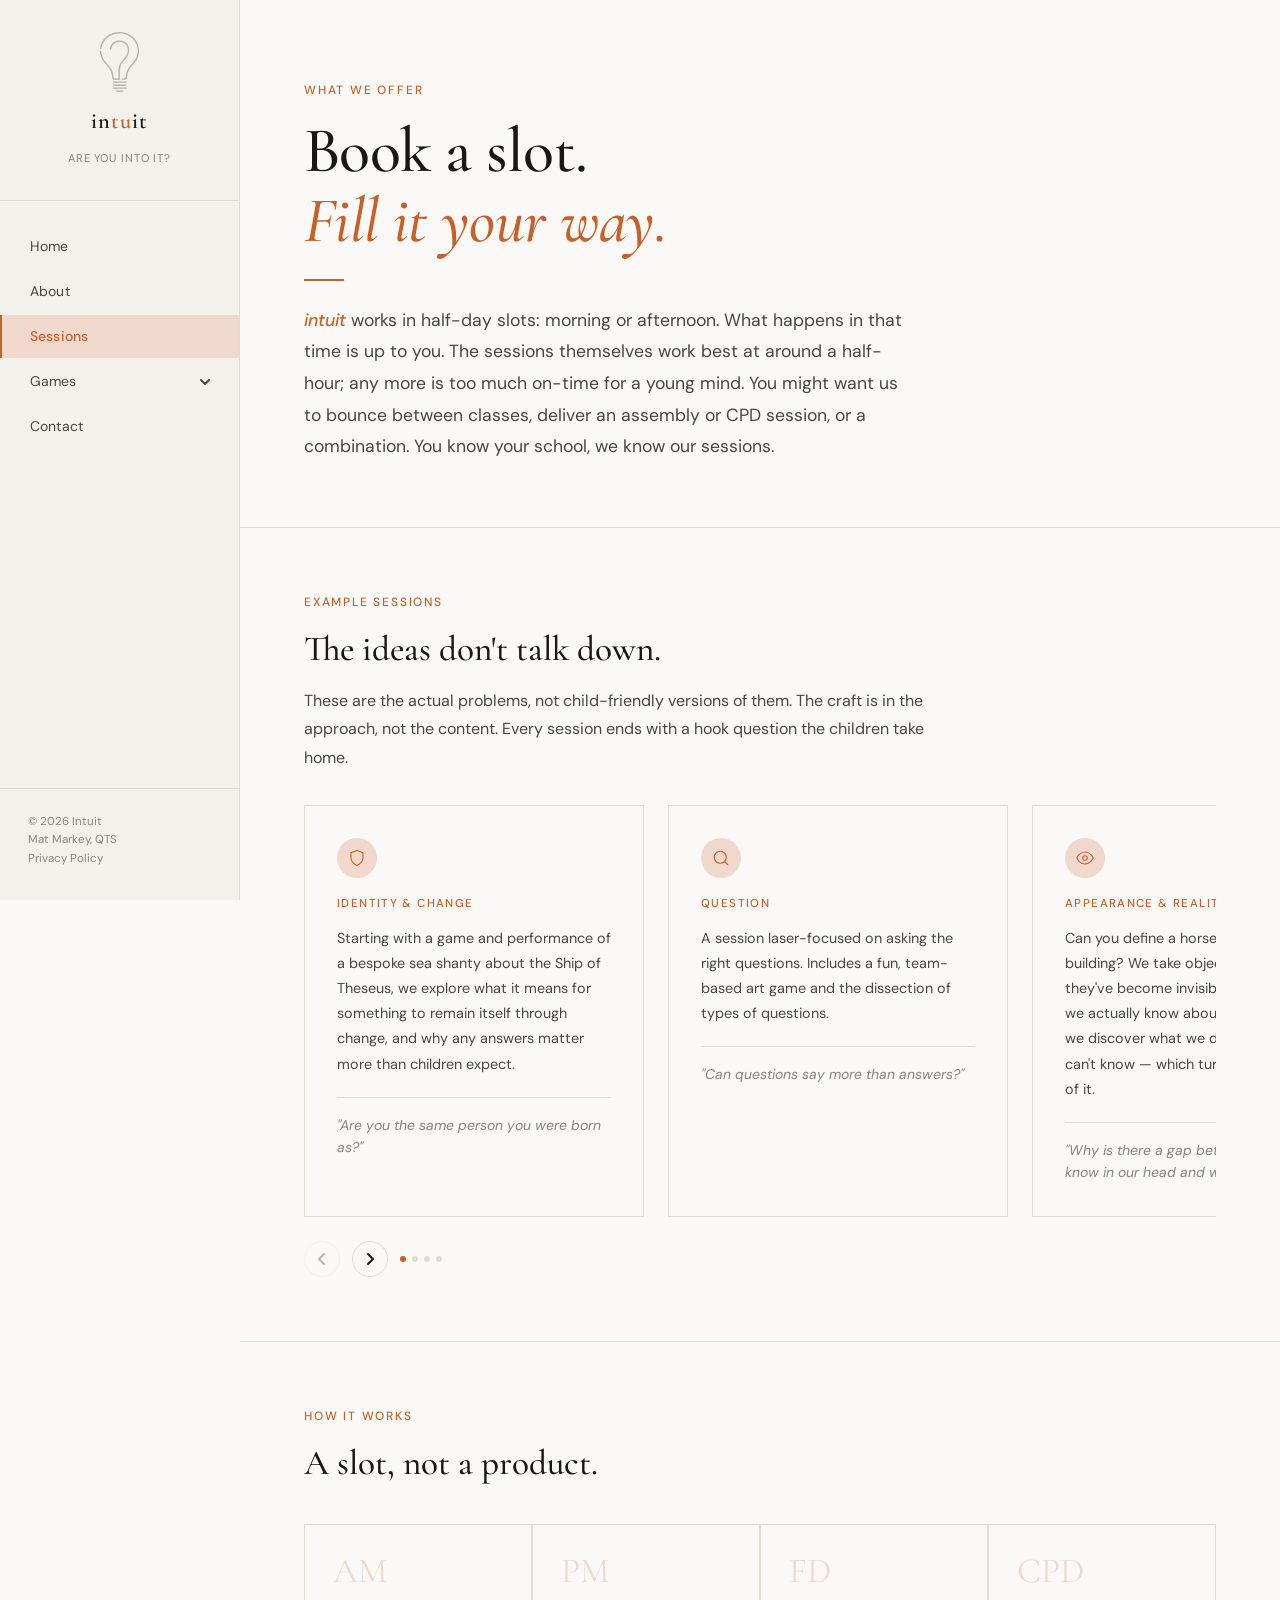
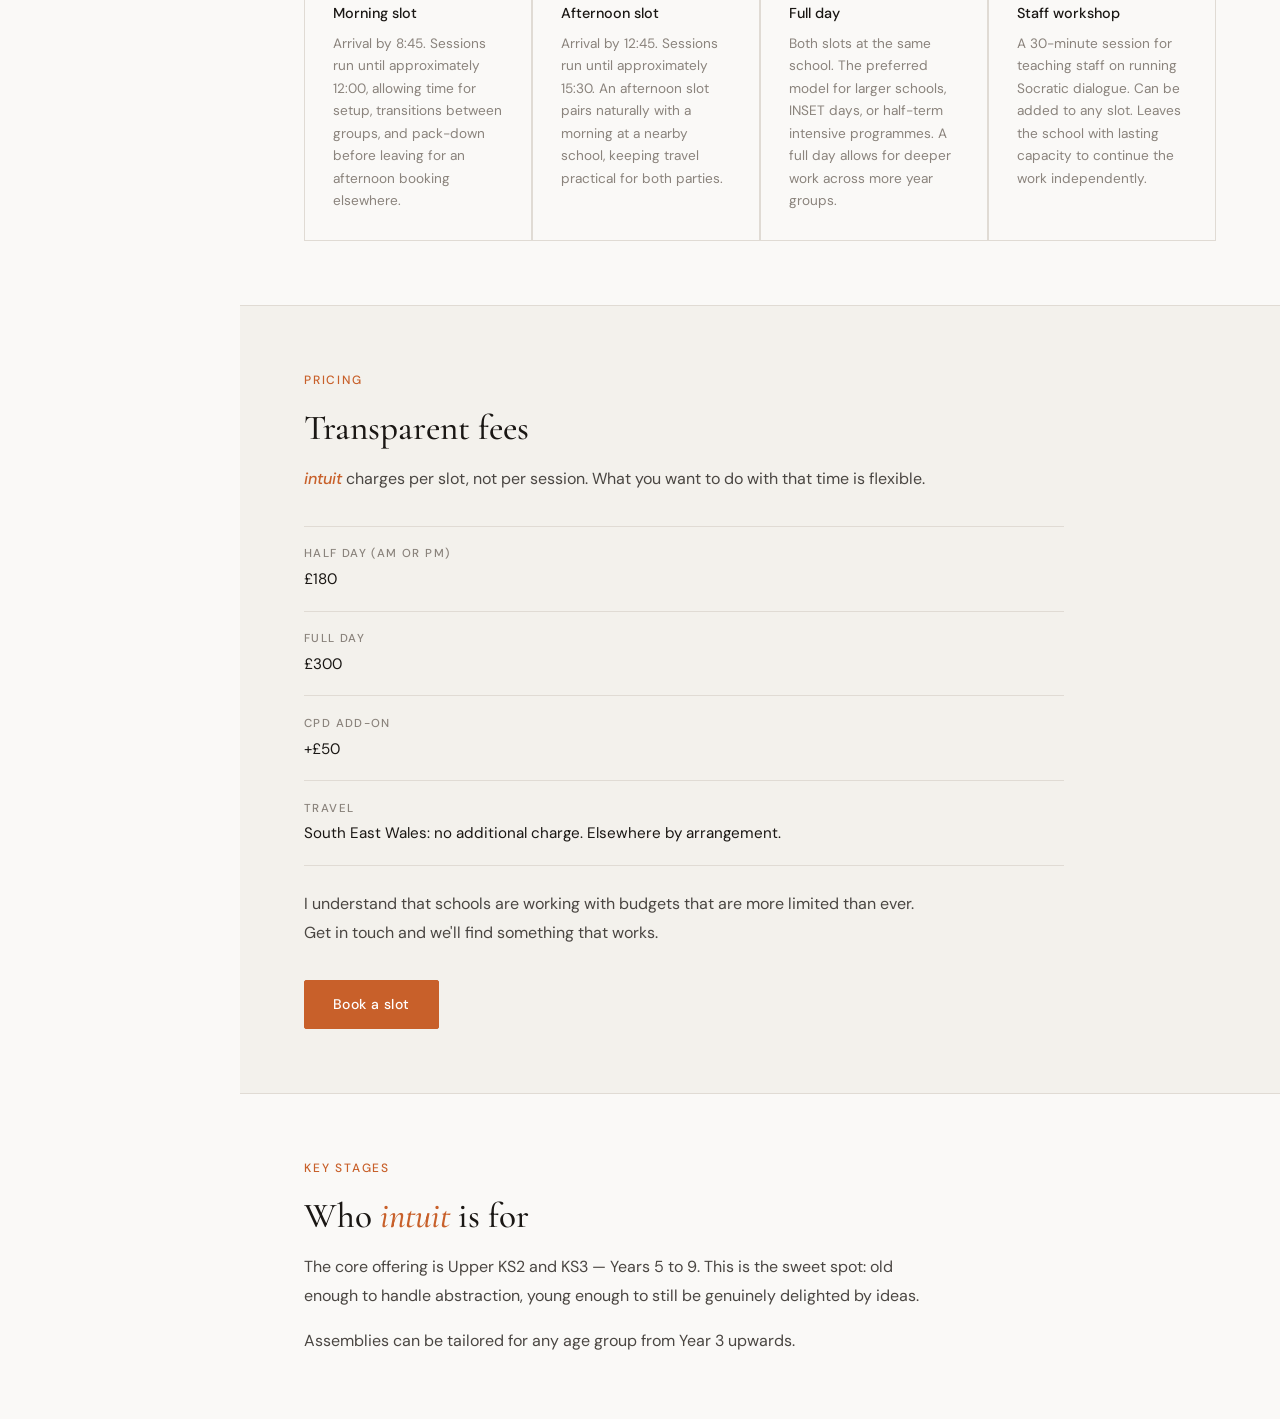
<file: sessions.html>
<!DOCTYPE html>
<html lang="en">
<head>
<meta charset="UTF-8">
<meta name="viewport" content="width=device-width, initial-scale=1.0">
<link rel="icon" type="image/svg+xml" href="/intuit_logo.svg">
<title>Sessions — Intuit</title>
<link rel="stylesheet" href="css/style.css">
<style>
/* ── MOBILE HEADER ── */
.mobile-header {
  display: none;
  position: fixed;
  top: 0; left: 0; right: 0;
  z-index: 100;
  height: 56px;
  background: var(--paper-warm);
  border-bottom: 1px solid var(--rule);
  align-items: center;
  justify-content: space-between;
  padding: 0 1.25rem;
}

.mobile-header-logo {
  font-family: 'Cormorant Garamond', serif;
  font-size: 1.3rem;
  font-weight: 600;
  color: var(--ink);
  text-decoration: none;
  letter-spacing: 0.04em;
}

.mobile-header-logo span { color: var(--accent); }

.hamburger {
  display: flex;
  flex-direction: column;
  gap: 5px;
  cursor: pointer;
  padding: 4px;
  background: none;
  border: none;
}

.hamburger span {
  display: block;
  width: 22px;
  height: 2px;
  background: var(--ink);
  transition: all 0.25s;
  transform-origin: center;
}

.hamburger.open span:nth-child(1) { transform: translateY(7px) rotate(45deg); }
.hamburger.open span:nth-child(2) { opacity: 0; }
.hamburger.open span:nth-child(3) { transform: translateY(-7px) rotate(-45deg); }

.mobile-nav {
  display: none;
  position: fixed;
  top: 56px; left: 0; right: 0;
  z-index: 99;
  background: var(--paper-warm);
  border-bottom: 1px solid var(--rule);
  flex-direction: column;
  padding: 0.75rem 0;
  box-shadow: 0 4px 12px rgba(0,0,0,0.08);
}

.mobile-nav.open { display: flex; }

.mobile-nav .nav-item {
  padding: 0.75rem 1.5rem;
  border-left: none;
  font-size: 0.95rem;
}

.mobile-nav-games-toggle {
  display: flex;
  align-items: center;
  justify-content: space-between;
  padding: 0.75rem 1.5rem;
  font-size: 0.95rem;
  color: var(--ink-soft);
  cursor: pointer;
}

.mobile-nav-games-children {
  display: none;
  flex-direction: column;
  background: rgba(200,96,42,0.04);
}

.mobile-nav-games-children.open { display: flex; }
.mobile-nav-games-children .nav-item { padding-left: 2.5rem; font-size: 0.875rem; }

/* ── LESSON CAROUSEL ── */
.lesson-carousel-section {
  padding: 4rem;
  border-bottom: 1px solid var(--rule);
  overflow: hidden;
}

.lesson-carousel-header {
  margin-bottom: 2rem;
}

.lesson-carousel-track-wrapper {
  overflow: hidden;
  cursor: grab;
  user-select: none;
}

.lesson-carousel-track-wrapper:active { cursor: grabbing; }

.lesson-carousel-track {
  display: flex;
  gap: 1.5rem;
  transition: transform 0.35s ease;
  will-change: transform;
}

.lesson-card {
  flex: 0 0 340px;
  background: var(--paper);
  border: 1px solid var(--rule);
  padding: 2rem;
  position: relative;
  transition: border-color 0.2s;
}

.lesson-card:hover { border-color: var(--accent-light); }

.lesson-card-subtitle {
  font-size: 0.72rem;
  font-weight: 500;
  letter-spacing: 0.12em;
  text-transform: uppercase;
  color: var(--accent);
  margin-bottom: 0.75rem;
}

.lesson-card-body {
  font-size: 0.9rem;
  color: var(--ink-soft);
  line-height: 1.75;
  margin-bottom: 1.25rem;
}

.lesson-card-hook {
  font-size: 0.875rem;
  color: var(--ink-muted);
  font-style: italic;
  border-top: 1px solid var(--rule);
  padding-top: 1rem;
  line-height: 1.6;
}

.lesson-card-icon {
  width: 40px;
  height: 40px;
  border-radius: 50%;
  background: var(--accent-light);
  display: flex;
  align-items: center;
  justify-content: center;
  margin-bottom: 1rem;
}

.lesson-card-icon svg {
  width: 18px;
  height: 18px;
  stroke: var(--accent);
  fill: none;
  stroke-width: 1.5;
  stroke-linecap: round;
  stroke-linejoin: round;
}

.carousel-controls {
  display: flex;
  align-items: center;
  gap: 0.75rem;
  margin-top: 1.5rem;
}

.carousel-btn {
  width: 36px;
  height: 36px;
  border: 1px solid var(--rule);
  background: var(--paper);
  border-radius: 50%;
  display: flex;
  align-items: center;
  justify-content: center;
  cursor: pointer;
  transition: all 0.15s;
}

.carousel-btn:hover { border-color: var(--accent); background: var(--accent-light); }
.carousel-btn:disabled { opacity: 0.3; cursor: default; }

.carousel-btn svg {
  width: 14px;
  height: 14px;
  stroke: var(--ink);
  fill: none;
  stroke-width: 2;
  stroke-linecap: round;
  stroke-linejoin: round;
}

.carousel-dots {
  display: flex;
  gap: 6px;
}

.carousel-dot {
  width: 6px;
  height: 6px;
  border-radius: 50%;
  background: var(--rule);
  transition: background 0.2s;
  cursor: pointer;
}

.carousel-dot.active { background: var(--accent); }

.bespoke-note {
  margin-top: 1.5rem;
  font-size: 0.875rem;
  color: var(--ink-muted);
  font-style: italic;
}

@media (max-width: 768px) {
  .mobile-header { display: flex; }
  .lesson-carousel-section { padding: 2.5rem 1.5rem; }
  .lesson-card { flex: 0 0 280px; }
}
</style>
</head>
<body>

<!-- MOBILE HEADER -->
<div class="mobile-header">
  <a href="index.html" class="mobile-header-logo">in<span>tu</span>it</a>
  <button class="hamburger" id="hamburger" aria-label="Menu">
    <span></span><span></span><span></span>
  </button>
</div>

<!-- MOBILE NAV -->
<nav class="mobile-nav" id="mobile-nav">
  <a href="index.html" class="nav-item">Home</a>
  <a href="about.html" class="nav-item">About</a>
  <a href="sessions.html" class="nav-item active">Sessions</a>
  <div class="mobile-nav-games-toggle" onclick="toggleMobileGames(this)">
    <span>Games</span>
    <svg class="nav-games-arrow" viewBox="0 0 12 12" style="width:12px;height:12px;stroke:currentColor;fill:none;stroke-width:2;stroke-linecap:round;stroke-linejoin:round;"><polyline points="2,4 6,8 10,4"/></svg>
  </div>
  <div class="mobile-nav-games-children">
    <a href="games/hidden-meaning.html" class="nav-item">Hidden Meaning</a>
  </div>
  <a href="contact.html" class="nav-item">Contact</a>
</nav>

<aside class="sidebar">
  <a href="index.html" class="sidebar-logo">
    <img src="intuit_logo.svg" alt="Intuit logo">
    <span class="sidebar-logo-text">in<span>tu</span>it</span>
    <span class="sidebar-tagline">Are you into it?</span>
  </a>
  <nav class="sidebar-nav">
    <a href="index.html" class="nav-item">Home</a>
    <a href="about.html" class="nav-item">About</a>
    <a href="sessions.html" class="nav-item active">Sessions</a>
    <div class="nav-games-toggle" onclick="toggleGames(this)">
      <span>Games</span>
      <svg class="nav-games-arrow" viewBox="0 0 12 12"><polyline points="2,4 6,8 10,4"/></svg>
    </div>
    <div class="nav-games-children">
      <a href="games/hidden-meaning.html" class="nav-item">Hidden Meaning</a>
    </div>
    <a href="contact.html" class="nav-item">Contact</a>
  </nav>
  <div class="sidebar-footer">
    © 2026 Intuit<br>Mat Markey, QTS<br>
    <a href="/privacy.html" style="color: var(--ink-muted); text-decoration: none;">Privacy Policy</a>
  </div>
</aside>

<main class="main">

  <div class="page-hero">
    <p class="eyebrow fade-up">What we offer</p>
    <h1 class="page-title fade-up delay-1">Book a slot.<br><em>Fill it your way.</em></h1>
    <div class="rule-accent fade-up delay-2"></div>
    <p class="page-intro fade-up delay-2"><span class="brand">intuit</span> works in half-day slots: morning or afternoon. What happens in that time is up to you. The sessions themselves work best at around a half-hour; any more is too much on-time for a young mind. You might want us to bounce between classes, deliver an assembly or CPD session, or a combination. You know your school, we know our sessions.</p>
  </div>

  <!-- LESSON CAROUSEL -->
  <div class="lesson-carousel-section">
    <div class="lesson-carousel-header">
      <p class="eyebrow">Example sessions</p>
      <h2 class="section-title">The ideas don't talk down.</h2>
      <p class="body-text">These are the actual problems, not child-friendly versions of them. The craft is in the approach, not the content. Every session ends with a hook question the children take home.</p>
    </div>

    <div class="lesson-carousel-track-wrapper" id="carousel-wrapper">
      <div class="lesson-carousel-track" id="carousel-track">

        <div class="lesson-card">
          <div class="lesson-card-icon">
            <svg viewBox="0 0 24 24"><path d="M12 22s8-4 8-10V5l-8-3-8 3v7c0 6 8 10 8 10z"/></svg>
          </div>
          <div class="lesson-card-subtitle">Identity &amp; Change</div>
          <p class="lesson-card-body">Starting with a game and performance of a bespoke sea shanty about the Ship of Theseus, we explore what it means for something to remain itself through change, and why any answers matter more than children expect.</p>
          <p class="lesson-card-hook">"Are you the same person you were born as?"</p>
        </div>

        <div class="lesson-card">
          <div class="lesson-card-icon">
            <svg viewBox="0 0 24 24"><circle cx="11" cy="11" r="8"/><path d="M21 21l-4.35-4.35"/></svg>
          </div>
          <div class="lesson-card-subtitle">QUESTion</div>
          <p class="lesson-card-body">A session laser-focused on asking the right questions. Includes a fun, team-based art game and the dissection of types of questions.</p>
          <p class="lesson-card-hook">"Can questions say more than answers?"</p>
        </div>

        <div class="lesson-card">
          <div class="lesson-card-icon">
            <svg viewBox="0 0 24 24"><path d="M1 12s4-8 11-8 11 8 11 8-4 8-11 8-11-8-11-8z"/><circle cx="12" cy="12" r="3"/></svg>
          </div>
          <div class="lesson-card-subtitle">Appearance &amp; Reality</div>
          <p class="lesson-card-body">Can you define a horse? A chair? A building? We take objects so familiar they've become invisible and ask what we actually know about them. Or rather, we discover what we don't know and can't know — which turns out to be most of it.</p>
          <p class="lesson-card-hook">"Why is there a gap between what we know in our head and what we say?"</p>
        </div>

        <div class="lesson-card">
          <div class="lesson-card-icon">
            <svg viewBox="0 0 24 24"><path d="M12 2L2 7l10 5 10-5-10-5z"/><path d="M2 17l10 5 10-5"/><path d="M2 12l10 5 10-5"/></svg>
          </div>
          <div class="lesson-card-subtitle">Limits of Intuition</div>
          <p class="lesson-card-body">Starting with a topological magic trick, we explore when our intuitions go wrong. Culminates in a hilarious demonstration of partial perception inspired by <em>The Blind Men and the Elephant.</em></p>
          <p class="lesson-card-hook">"Is there anything you know for certain — that no one could argue you out of?"</p>
        </div>

      </div>
    </div>

    <div class="carousel-controls">
      <button class="carousel-btn" id="carousel-prev" aria-label="Previous">
        <svg viewBox="0 0 14 14"><polyline points="9,2 4,7 9,12"/></svg>
      </button>
      <button class="carousel-btn" id="carousel-next" aria-label="Next">
        <svg viewBox="0 0 14 14"><polyline points="5,2 10,7 5,12"/></svg>
      </button>
      <div class="carousel-dots" id="carousel-dots"></div>
    </div>
  </div>

  <!-- SLOT FORMATS -->
  <div class="section">
    <div class="container-wide">
      <p class="eyebrow">How it works</p>
      <h2 class="section-title" style="margin-bottom: 2rem;">A slot, not a product.</h2>
      <div class="card-grid">
        <div class="card">
          <div class="card-number">AM</div>
          <div class="card-title">Morning slot</div>
          <div class="card-desc">Arrival by 8:45. Sessions run until approximately 12:00, allowing time for setup, transitions between groups, and pack-down before leaving for an afternoon booking elsewhere.</div>
        </div>
        <div class="card">
          <div class="card-number">PM</div>
          <div class="card-title">Afternoon slot</div>
          <div class="card-desc">Arrival by 12:45. Sessions run until approximately 15:30. An afternoon slot pairs naturally with a morning at a nearby school, keeping travel practical for both parties.</div>
        </div>
        <div class="card">
          <div class="card-number">FD</div>
          <div class="card-title">Full day</div>
          <div class="card-desc">Both slots at the same school. The preferred model for larger schools, INSET days, or half-term intensive programmes. A full day allows for deeper work across more year groups.</div>
        </div>
        <div class="card">
          <div class="card-number">CPD</div>
          <div class="card-title">Staff workshop</div>
          <div class="card-desc">A 30-minute session for teaching staff on running Socratic dialogue. Can be added to any slot. Leaves the school with lasting capacity to continue the work independently.</div>
        </div>
      </div>
    </div>
  </div>

  <!-- PRICING -->
  <div class="section" style="background: var(--paper-warm);">
    <div class="container">
      <p class="eyebrow">Pricing</p>
      <h2 class="section-title">Transparent fees</h2>
      <p class="body-text"><span class="brand">intuit</span> charges per slot, not per session. What you want to do with that time is flexible.</p>

      <div style="margin-top: 2rem; display: flex; flex-direction: column; gap: 0;">
        <div class="contact-line">
          <span class="contact-key">Half day (AM or PM)</span>
          <span class="contact-val">£180</span>
        </div>
        <div class="contact-line">
          <span class="contact-key">Full day</span>
          <span class="contact-val">£300</span>
        </div>
        <div class="contact-line">
          <span class="contact-key">CPD add-on</span>
          <span class="contact-val">+£50</span>
        </div>
        <div class="contact-line">
          <span class="contact-key">Travel</span>
          <span class="contact-val">South East Wales: no additional charge. Elsewhere by arrangement.</span>
        </div>
      </div>

      <p style="margin-top: 1.5rem;" class="body-text">I understand that schools are working with budgets that are more limited than ever. Get in touch and we'll find something that works.</p>
      <div style="margin-top: 2rem;">
        <a href="contact.html" class="btn btn-primary">Book a slot</a>
      </div>
    </div>
  </div>

  <!-- KEY STAGES -->
  <div class="section">
    <div class="container">
      <p class="eyebrow">Key stages</p>
      <h2 class="section-title">Who <span class="brand">intuit</span> is for</h2>
      <p class="body-text">The core offering is Upper KS2 and KS3 — Years 5 to 9. This is the sweet spot: old enough to handle abstraction, young enough to still be genuinely delighted by ideas.</p>
      <p class="body-text">Assemblies can be tailored for any age group from Year 3 upwards.</p>
    </div>
  </div>

</main>

<script>
// Sidebar games toggle
function toggleGames(el) {
  el.classList.toggle('open');
  el.nextElementSibling.classList.toggle('open');
}

// Mobile hamburger
const hamburger = document.getElementById('hamburger');
const mobileNav = document.getElementById('mobile-nav');
hamburger.addEventListener('click', () => {
  hamburger.classList.toggle('open');
  mobileNav.classList.toggle('open');
});

// Mobile games toggle
function toggleMobileGames(el) {
  el.nextElementSibling.classList.toggle('open');
  el.querySelector('.nav-games-arrow').style.transform =
    el.nextElementSibling.classList.contains('open') ? 'rotate(180deg)' : '';
}

// Carousel
const track = document.getElementById('carousel-track');
const wrapper = document.getElementById('carousel-wrapper');
const prevBtn = document.getElementById('carousel-prev');
const nextBtn = document.getElementById('carousel-next');
const dotsContainer = document.getElementById('carousel-dots');

const cards = track.querySelectorAll('.lesson-card');
const total = cards.length;
let current = 0;

// Build dots
cards.forEach((_, i) => {
  const dot = document.createElement('div');
  dot.className = 'carousel-dot' + (i === 0 ? ' active' : '');
  dot.addEventListener('click', () => goTo(i));
  dotsContainer.appendChild(dot);
});

function getCardWidth() {
  return cards[0].offsetWidth + 24; // card + gap
}

function goTo(index) {
  current = Math.max(0, Math.min(index, total - 1));
  track.style.transform = `translateX(-${current * getCardWidth()}px)`;
  dotsContainer.querySelectorAll('.carousel-dot').forEach((d, i) => {
    d.classList.toggle('active', i === current);
  });
  prevBtn.disabled = current === 0;
  nextBtn.disabled = current === total - 1;
}

prevBtn.addEventListener('click', () => goTo(current - 1));
nextBtn.addEventListener('click', () => goTo(current + 1));

// Drag to swipe
let dragStart = null;
wrapper.addEventListener('mousedown', e => { dragStart = e.clientX; });
wrapper.addEventListener('mousemove', e => {
  if (dragStart === null) return;
  const delta = dragStart - e.clientX;
  if (Math.abs(delta) > 50) {
    goTo(delta > 0 ? current + 1 : current - 1);
    dragStart = null;
  }
});
wrapper.addEventListener('mouseup', () => { dragStart = null; });
wrapper.addEventListener('mouseleave', () => { dragStart = null; });

// Touch swipe
let touchStart = null;
wrapper.addEventListener('touchstart', e => { touchStart = e.touches[0].clientX; });
wrapper.addEventListener('touchend', e => {
  if (touchStart === null) return;
  const delta = touchStart - e.changedTouches[0].clientX;
  if (Math.abs(delta) > 50) goTo(delta > 0 ? current + 1 : current - 1);
  touchStart = null;
});

goTo(0);
</script>
</body>
</html>
</file>
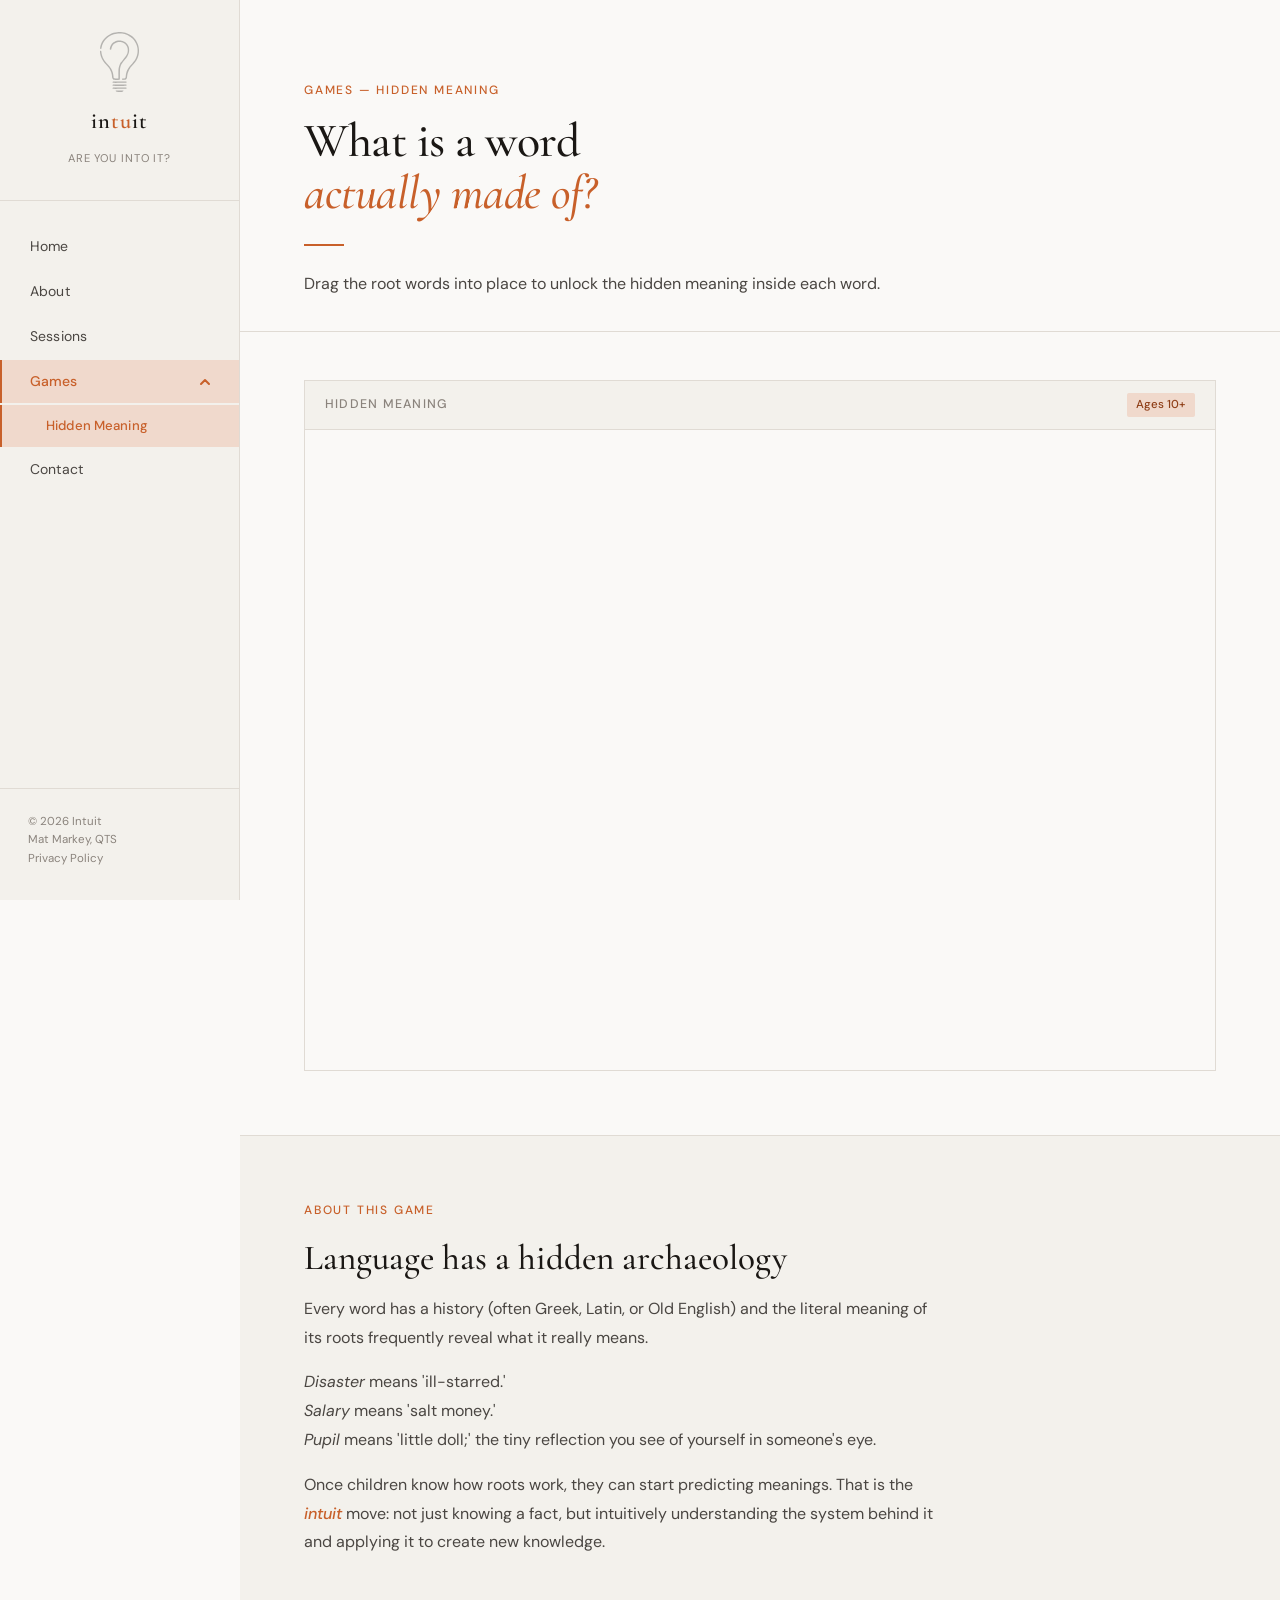
<file: games/hidden-meaning.html>
<!DOCTYPE html>
<html lang="en">
<head>
<meta charset="UTF-8">
<meta name="viewport" content="width=device-width, initial-scale=1.0">
<link rel="icon" type="image/svg+xml" href="/intuit_logo.svg">
<title>Hidden Meaning — Intuit Games</title>
<link rel="stylesheet" href="../css/style.css">
<style>
.mobile-header {
  display: none;
  position: fixed;
  top: 0; left: 0; right: 0;
  z-index: 100;
  height: 56px;
  background: var(--paper-warm);
  border-bottom: 1px solid var(--rule);
  align-items: center;
  justify-content: space-between;
  padding: 0 1.25rem;
}

.mobile-header-logo {
  font-family: 'Cormorant Garamond', serif;
  font-size: 1.3rem;
  font-weight: 600;
  color: var(--ink);
  text-decoration: none;
  letter-spacing: 0.04em;
}

.mobile-header-logo span { color: var(--accent); }

.hamburger {
  display: flex;
  flex-direction: column;
  gap: 5px;
  cursor: pointer;
  padding: 4px;
  background: none;
  border: none;
}

.hamburger span {
  display: block;
  width: 22px;
  height: 2px;
  background: var(--ink);
  transition: all 0.25s;
  transform-origin: center;
}

.hamburger.open span:nth-child(1) { transform: translateY(7px) rotate(45deg); }
.hamburger.open span:nth-child(2) { opacity: 0; }
.hamburger.open span:nth-child(3) { transform: translateY(-7px) rotate(-45deg); }

.mobile-nav {
  display: none;
  position: fixed;
  top: 56px; left: 0; right: 0;
  z-index: 99;
  background: var(--paper-warm);
  border-bottom: 1px solid var(--rule);
  flex-direction: column;
  padding: 0.75rem 0;
  box-shadow: 0 4px 12px rgba(0,0,0,0.08);
}

.mobile-nav.open { display: flex; }
.mobile-nav .nav-item { padding: 0.75rem 1.5rem; border-left: none; font-size: 0.95rem; }

.mobile-nav-games-toggle {
  display: flex;
  align-items: center;
  justify-content: space-between;
  padding: 0.75rem 1.5rem;
  font-size: 0.95rem;
  color: var(--ink-soft);
  cursor: pointer;
}

.mobile-nav-games-children { display: none; flex-direction: column; background: rgba(200,96,42,0.04); }
.mobile-nav-games-children.open { display: flex; }
.mobile-nav-games-children .nav-item { padding-left: 2.5rem; font-size: 0.875rem; }

@media (max-width: 768px) {
  .mobile-header { display: flex; }
  .main { padding-top: 56px; }
}
</style>
</head>
<body>

<!-- MOBILE HEADER -->
<div class="mobile-header">
  <a href="../index.html" class="mobile-header-logo">in<span>tu</span>it</a>
  <button class="hamburger" id="hamburger" aria-label="Menu">
    <span></span><span></span><span></span>
  </button>
</div>

<!-- MOBILE NAV -->
<nav class="mobile-nav" id="mobile-nav">
  <a href="../index.html" class="nav-item">Home</a>
  <a href="../about.html" class="nav-item">About</a>
  <a href="../sessions.html" class="nav-item">Sessions</a>
  <div class="mobile-nav-games-toggle open" onclick="toggleMobileGames(this)">
    <span>Games</span>
    <svg class="nav-games-arrow" viewBox="0 0 12 12" style="width:12px;height:12px;stroke:currentColor;fill:none;stroke-width:2;stroke-linecap:round;stroke-linejoin:round;transform:rotate(180deg)"><polyline points="2,4 6,8 10,4"/></svg>
  </div>
  <div class="mobile-nav-games-children open">
    <a href="hidden-meaning.html" class="nav-item active">Hidden Meaning</a>
  </div>
  <a href="../contact.html" class="nav-item">Contact</a>
</nav>

<aside class="sidebar">
  <a href="../index.html" class="sidebar-logo">
    <img src="../intuit_logo.svg" alt="Intuit logo">
    <span class="sidebar-logo-text">in<span>tu</span>it</span>
    <span class="sidebar-tagline">Are you into it?</span>
  </a>
  <nav class="sidebar-nav">
    <a href="../index.html" class="nav-item">Home</a>
    <a href="../about.html" class="nav-item">About</a>
    <a href="../sessions.html" class="nav-item">Sessions</a>
    <div class="nav-games-toggle open active" onclick="toggleGames(this)">
      <span>Games</span>
      <svg class="nav-games-arrow" viewBox="0 0 12 12"><polyline points="2,4 6,8 10,4"/></svg>
    </div>
    <div class="nav-games-children open">
      <a href="hidden-meaning.html" class="nav-item active">Hidden Meaning</a>
    </div>
    <a href="../contact.html" class="nav-item">Contact</a>
  </nav>
  <div class="sidebar-footer">
    © 2026 Intuit<br>Mat Markey, QTS<br>
    <a href="/privacy.html" style="color: var(--ink-muted); text-decoration: none;">Privacy Policy</a>
  </div>
</aside>

<main class="main">
  <div class="page-hero" style="padding-bottom: 2rem;">
    <p class="eyebrow fade-up">Games — Hidden Meaning</p>
    <h1 class="page-title fade-up delay-1" style="font-size: clamp(2rem, 4vw, 3rem);">What is a word<br><em>actually made of?</em></h1>
    <div class="rule-accent fade-up delay-2"></div>
    <p class="page-intro fade-up delay-2" style="font-size: 1rem;">Drag the root words into place to unlock the hidden meaning inside each word.</p>
  </div>
  <div class="section" style="padding-top: 1rem;">
    <div class="container-wide">
      <div class="game-frame-wrapper">
        <div class="game-frame-label">
          <span class="game-frame-title">Hidden Meaning</span>
          <span class="game-frame-tag">Ages 10+</span>
        </div>
        <iframe
          src="https://itch.io/embed-upload/17610988?color=ffffff"
          title="Hidden Meaning — etymology drag and drop game"
          allowfullscreen
          loading="lazy"
          style="width: 100%; aspect-ratio: 16 / 9; border: none; display: block;"
        ></iframe>
      </div>
    </div>
  </div>
  <div class="section" style="background: var(--paper-warm);">
    <div class="container">
      <p class="eyebrow">About this game</p>
      <h2 class="section-title">Language has a hidden archaeology</h2>
      <p class="body-text">Every word has a history (often Greek, Latin, or Old English) and the literal meaning of its roots frequently reveal what it really means.</p>
      <p class="body-text"><em>Disaster</em> means 'ill-starred.'<br><em>Salary</em> means 'salt money.'<br><em>Pupil</em> means 'little doll;' the tiny reflection you see of yourself in someone's eye.</p>
      <p class="body-text">Once children know how roots work, they can start predicting meanings. That is the <span class="brand">intuit</span> move: not just knowing a fact, but intuitively understanding the system behind it and applying it to create new knowledge.</p>
    </div>
  </div>
</main>

<script>
function toggleGames(el) {
  el.classList.toggle('open');
  el.nextElementSibling.classList.toggle('open');
}

const hamburger = document.getElementById('hamburger');
const mobileNav = document.getElementById('mobile-nav');
hamburger.addEventListener('click', () => {
  hamburger.classList.toggle('open');
  mobileNav.classList.toggle('open');
});

function toggleMobileGames(el) {
  el.nextElementSibling.classList.toggle('open');
  const arrow = el.querySelector('.nav-games-arrow');
  arrow.style.transform = el.nextElementSibling.classList.contains('open') ? 'rotate(180deg)' : '';
}
</script>
</body>
</html>
</file>
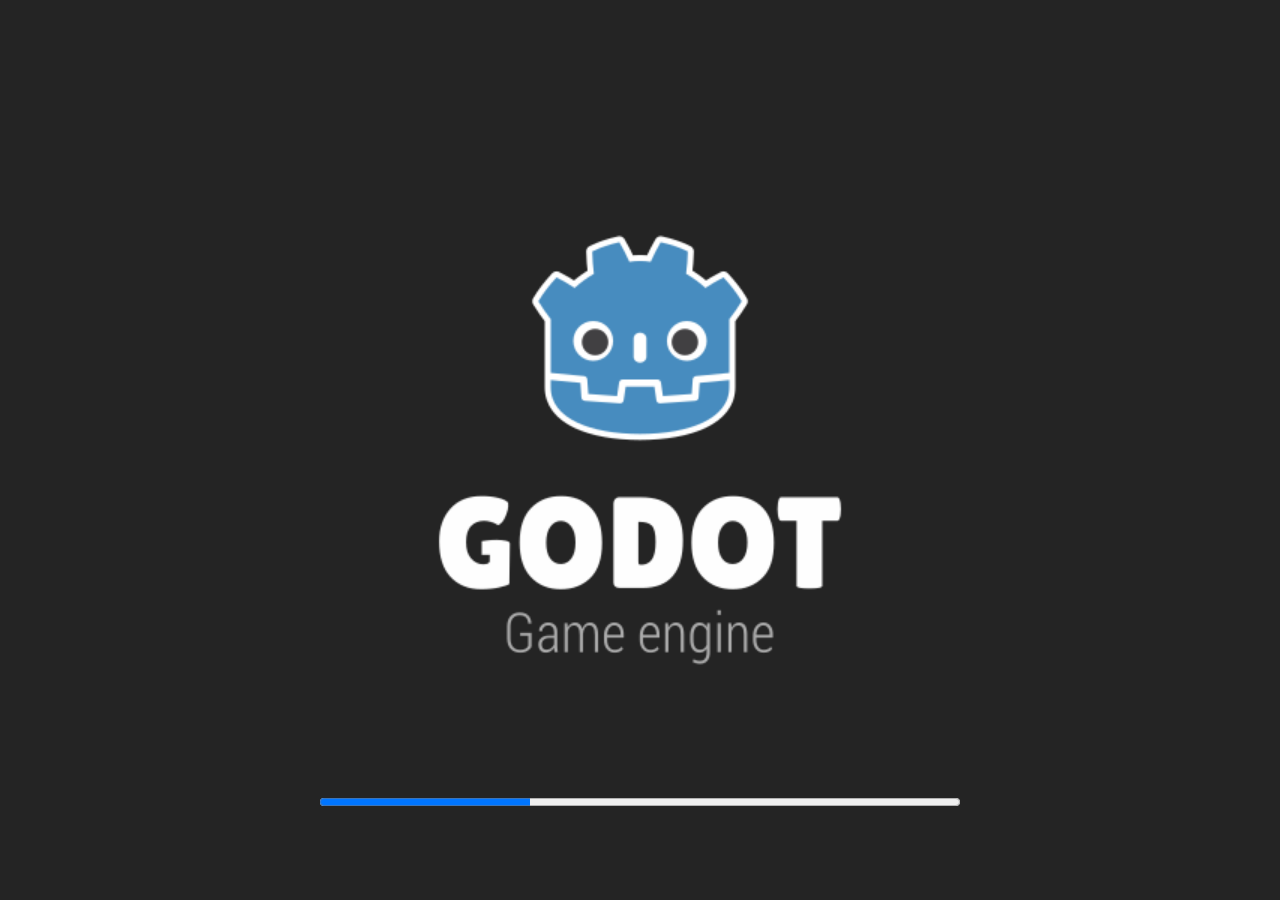
<file: games/hidden-meaning/Word Wizard.html>
<!DOCTYPE html>
<html lang="en">
	<head>
		<meta charset="utf-8">
		<meta name="viewport" content="width=device-width, user-scalable=no, initial-scale=1.0">
		<title>Word Wizard</title>
		<style>
html, body, #canvas {
	margin: 0;
	padding: 0;
	border: 0;
}

body {
	color: white;
	background-color: black;
	overflow: hidden;
	touch-action: none;
}

#canvas {
	display: block;
}

#canvas:focus {
	outline: none;
}

#status, #status-splash, #status-progress {
	position: absolute;
	left: 0;
	right: 0;
}

#status, #status-splash {
	top: 0;
	bottom: 0;
}

#status {
	background-color: #242424;
	display: flex;
	flex-direction: column;
	justify-content: center;
	align-items: center;
	visibility: hidden;
}

#status-splash {
	max-height: 100%;
	max-width: 100%;
	margin: auto;
}

#status-splash.show-image--false {
	display: none;
}

#status-splash.fullsize--true {
	height: 100%;
	width: 100%;
	object-fit: contain;
}

#status-splash.use-filter--false {
	image-rendering: pixelated;
}

#status-progress, #status-notice {
	display: none;
}

#status-progress {
	bottom: 10%;
	width: 50%;
	margin: 0 auto;
}

#status-notice {
	background-color: #5b3943;
	border-radius: 0.5rem;
	border: 1px solid #9b3943;
	color: #e0e0e0;
	font-family: 'Noto Sans', 'Droid Sans', Arial, sans-serif;
	line-height: 1.3;
	margin: 0 2rem;
	overflow: hidden;
	padding: 1rem;
	text-align: center;
	z-index: 1;
}
		</style>
		<link id="-gd-engine-icon" rel="icon" type="image/png" href="Word Wizard.icon.png" />
		<link rel="apple-touch-icon" href="Word Wizard.apple-touch-icon.png"/>
		<script src="/coi-serviceworker.js"></script>
	</head>
	<body>
		<canvas id="canvas">
			Your browser does not support the canvas tag.
		</canvas>

		<noscript>
			Your browser does not support JavaScript.
		</noscript>

		<div id="status">
			<img id="status-splash" class="show-image--true fullsize--true use-filter--true" src="Word Wizard.png" alt="">
			<progress id="status-progress"></progress>
			<div id="status-notice"></div>
		</div>

		<script src="Word Wizard.js"></script>
		<script>
const GODOT_CONFIG = {"args":[],"canvasResizePolicy":2,"emscriptenPoolSize":8,"ensureCrossOriginIsolationHeaders":true,"executable":"Word Wizard","experimentalVK":false,"fileSizes":{"Word Wizard.pck":17560880,"Word Wizard.wasm":35749181},"focusCanvas":true,"gdextensionLibs":[],"godotPoolSize":4,"serviceWorker":"/coi-serviceworker.js"};
const GODOT_THREADS_ENABLED = false;
const engine = new Engine(GODOT_CONFIG);

(function () {
	const statusOverlay = document.getElementById('status');
	const statusProgress = document.getElementById('status-progress');
	const statusNotice = document.getElementById('status-notice');

	let initializing = true;
	let statusMode = '';

	function setStatusMode(mode) {
		if (statusMode === mode || !initializing) {
			return;
		}
		if (mode === 'hidden') {
			statusOverlay.remove();
			initializing = false;
			return;
		}
		statusOverlay.style.visibility = 'visible';
		statusProgress.style.display = mode === 'progress' ? 'block' : 'none';
		statusNotice.style.display = mode === 'notice' ? 'block' : 'none';
		statusMode = mode;
	}

	function setStatusNotice(text) {
		while (statusNotice.lastChild) {
			statusNotice.removeChild(statusNotice.lastChild);
		}
		const lines = text.split('\n');
		lines.forEach((line) => {
			statusNotice.appendChild(document.createTextNode(line));
			statusNotice.appendChild(document.createElement('br'));
		});
	}

	function displayFailureNotice(err) {
		console.error(err);
		if (err instanceof Error) {
			setStatusNotice(err.message);
		} else if (typeof err === 'string') {
			setStatusNotice(err);
		} else {
			setStatusNotice('An unknown error occurred.');
		}
		setStatusMode('notice');
		initializing = false;
	}

	const missing = Engine.getMissingFeatures({
		threads: GODOT_THREADS_ENABLED,
	});

	if (missing.length !== 0) {
		if (GODOT_CONFIG['serviceWorker'] && GODOT_CONFIG['ensureCrossOriginIsolationHeaders'] && 'serviceWorker' in navigator) {
			let serviceWorkerRegistrationPromise;
			try {
				serviceWorkerRegistrationPromise = navigator.serviceWorker.getRegistration();
			} catch (err) {
				serviceWorkerRegistrationPromise = Promise.reject(new Error('Service worker registration failed.'));
			}
			Promise.race([
				serviceWorkerRegistrationPromise.then((registration) => {
					if (registration != null) {
						return Promise.reject(new Error('Service worker already exists.'));
					}
					return registration;
				}).then(() => engine.installServiceWorker()),
				new Promise((resolve) => {
					setTimeout(() => resolve(), 2000);
				}),
			]).then(() => {
				window.location.reload();
			}).catch((err) => {
				console.error('Error while registering service worker:', err);
			});
		} else {
			const missingMsg = 'Error\nThe following features required to run Godot projects on the Web are missing:\n';
			displayFailureNotice(missingMsg + missing.join('\n'));
		}
	} else {
		setStatusMode('progress');
		engine.startGame({
			'onProgress': function (current, total) {
				if (current > 0 && total > 0) {
					statusProgress.value = current;
					statusProgress.max = total;
				} else {
					statusProgress.removeAttribute('value');
					statusProgress.removeAttribute('max');
				}
			},
		}).then(() => {
			setStatusMode('hidden');
		}, displayFailureNotice);
	}
}());
		</script>
	</body>
</html>
</file>
<file: css/style.css>
@import url('https://fonts.googleapis.com/css2?family=Cormorant+Garamond:ital,wght@0,400;0,500;0,600;1,400;1,500&family=DM+Sans:wght@300;400;500&display=swap');

:root {
  --ink: #1a1714;
  --ink-soft: #4a4642;
  --ink-muted: #8a837c;
  --paper: #faf9f7;
  --paper-warm: #f3f1ec;
  --accent: #c8602a;
  --accent-light: #f0d9cc;
  --accent-dark: #8f3f18;
  --rule: #e0dbd4;
  --sidebar-w: 240px;
}

*, *::before, *::after { box-sizing: border-box; margin: 0; padding: 0; }
html {
  scroll-behavior: smooth;
  overflow-x: hidden;
}

body {
  font-family: 'DM Sans', sans-serif;
  background: var(--paper);
  color: var(--ink);
  font-size: 16px;
  line-height: 1.7;
  -webkit-font-smoothing: antialiased;
  display: flex;
  min-height: 100vh;
  overflow-x: hidden;
  max-width: 100%;
}

/* ── SIDEBAR ── */
.sidebar {
  width: var(--sidebar-w);
  min-height: 100vh;
  background: var(--paper-warm);
  border-right: 1px solid var(--rule);
  display: flex;
  flex-direction: column;
  position: fixed;
  top: 0; left: 0; bottom: 0;
  z-index: 10;
  padding: 2rem 0;
}

.sidebar-logo {
  display: flex;
  flex-direction: column;
  align-items: center;
  gap: 0.6rem;
  padding: 0 1.5rem 2rem;
  border-bottom: 1px solid var(--rule);
  text-decoration: none;
}

.sidebar-logo img {
  width: 60px;
  height: 60px;
  object-fit: contain;
  opacity: 0.75;
}

.sidebar-logo-text {
  font-family: 'Cormorant Garamond', serif;
  font-size: 1.4rem;
  font-weight: 600;
  letter-spacing: 0.04em;
  color: var(--ink);
}

.sidebar-logo-text span { color: var(--accent); }

.sidebar-tagline {
  font-size: 0.7rem;
  letter-spacing: 0.08em;
  text-transform: uppercase;
  color: var(--ink-muted);
}

nav.sidebar-nav {
  flex: 1;
  padding: 1.5rem 0;
  display: flex;
  flex-direction: column;
  gap: 0.125rem;
}

.nav-item {
  display: block;
  padding: 0.6rem 1.75rem;
  font-size: 0.875rem;
  font-weight: 400;
  color: var(--ink-soft);
  text-decoration: none;
  letter-spacing: 0.01em;
  border-left: 2px solid transparent;
  transition: all 0.15s;
}

.nav-item:hover {
  color: var(--accent);
  background: var(--accent-light);
  border-left-color: var(--accent);
}

.nav-item.active {
  color: var(--accent);
  font-weight: 500;
  border-left-color: var(--accent);
  background: var(--accent-light);
}

/* Games dropdown */
.nav-games-toggle {
  display: flex;
  align-items: center;
  justify-content: space-between;
  padding: 0.6rem 1.75rem;
  font-size: 0.875rem;
  font-weight: 400;
  color: var(--ink-soft);
  cursor: pointer;
  border-left: 2px solid transparent;
  transition: all 0.15s;
  user-select: none;
}

.nav-games-toggle:hover,
.nav-games-toggle.active {
  color: var(--accent);
  background: var(--accent-light);
  border-left-color: var(--accent);
}

.nav-games-toggle.active { font-weight: 500; }

.nav-games-arrow {
  width: 12px;
  height: 12px;
  stroke: currentColor;
  fill: none;
  stroke-width: 2;
  stroke-linecap: round;
  stroke-linejoin: round;
  transition: transform 0.2s;
  flex-shrink: 0;
}

.nav-games-toggle.open .nav-games-arrow {
  transform: rotate(180deg);
}

.nav-games-children {
  display: none;
  flex-direction: column;
  background: rgba(200,96,42,0.04);
}

.nav-games-children.open { display: flex; }

.nav-games-children .nav-item {
  padding-left: 2.75rem;
  font-size: 0.825rem;
  color: var(--ink-muted);
}

.nav-games-children .nav-item:hover,
.nav-games-children .nav-item.active {
  color: var(--accent);
}

.sidebar-footer {
  padding: 1.5rem 1.75rem 0;
  border-top: 1px solid var(--rule);
  font-size: 0.72rem;
  color: var(--ink-muted);
  line-height: 1.6;
}

/* ── MAIN CONTENT ── */
.main {
  margin-left: var(--sidebar-w);
  flex: 1;
  min-height: 100vh;
  min-width: 0;
  overflow-x: hidden;
}

/* ── PAGE SECTIONS ── */
.page-hero {
  padding: 5rem 4rem 4rem;
  border-bottom: 1px solid var(--rule);
}

.page-body {
  padding: 4rem;
}

.section {
  padding: 4rem;
  border-bottom: 1px solid var(--rule);
}

.section:last-child { border-bottom: none; }

.container { max-width: 760px; }
.container-wide { max-width: 960px; }

/* ── TYPOGRAPHY ── */
.eyebrow {
  font-size: 0.75rem;
  font-weight: 500;
  letter-spacing: 0.15em;
  text-transform: uppercase;
  color: var(--accent);
  margin-bottom: 1rem;
}

.page-title {
  font-family: 'Cormorant Garamond', serif;
  font-size: clamp(2.5rem, 5vw, 4rem);
  font-weight: 500;
  line-height: 1.08;
  letter-spacing: -0.01em;
  color: var(--ink);
  margin-bottom: 1.5rem;
}

.page-title em { font-style: italic; color: var(--accent); }

.page-intro {
  font-size: 1.1rem;
  color: var(--ink-soft);
  line-height: 1.8;
  max-width: 600px;
}

.section-title {
  font-family: 'Cormorant Garamond', serif;
  font-size: clamp(1.6rem, 3vw, 2.2rem);
  font-weight: 500;
  line-height: 1.2;
  color: var(--ink);
  margin-bottom: 1rem;
}

.body-text {
  font-size: 1rem;
  color: var(--ink-soft);
  line-height: 1.8;
  max-width: 640px;
}

.body-text + .body-text { margin-top: 1rem; }

.rule-accent {
  width: 2.5rem;
  height: 2px;
  background: var(--accent);
  margin: 1.5rem 0;
}

.brand {
  font-style: italic;
  font-weight: 500;
  color: var(--accent);
}

/* ── BUTTONS ── */
.btn {
  display: inline-block;
  padding: 0.75rem 1.75rem;
  font-family: 'DM Sans', sans-serif;
  font-size: 0.875rem;
  font-weight: 500;
  letter-spacing: 0.03em;
  text-decoration: none;
  border-radius: 2px;
  transition: all 0.2s;
  cursor: pointer;
  border: none;
}

.btn-primary {
  background: var(--accent);
  color: #fff;
  border: 1px solid var(--accent);
}

.btn-primary:hover { background: var(--accent-dark); border-color: var(--accent-dark); }

.btn-ghost {
  background: transparent;
  color: var(--ink);
  border: 1px solid var(--rule);
}

.btn-ghost:hover { border-color: var(--ink-soft); }

/* ── CARDS ── */
.card-grid {
  display: grid;
  grid-template-columns: repeat(auto-fit, minmax(220px, 1fr));
  gap: 1.5px;
  background: var(--rule);
  border: 1.5px solid var(--rule);
  margin-top: 2.5rem;
}

.card {
  background: var(--paper);
  padding: 1.75rem;
}

.card-number {
  font-family: 'Cormorant Garamond', serif;
  font-size: 2.2rem;
  font-weight: 400;
  color: var(--accent-light);
  line-height: 1;
  margin-bottom: 0.75rem;
}

.card-title {
  font-size: 0.9rem;
  font-weight: 500;
  color: var(--ink);
  margin-bottom: 0.5rem;
}

.card-desc {
  font-size: 0.85rem;
  color: var(--ink-muted);
  line-height: 1.65;
}

/* ── LESSONS ── */
.lesson {
  display: grid;
  grid-template-columns: 64px 1fr;
  gap: 2rem;
  padding: 2.5rem 0;
  border-top: 1px solid var(--rule);
  align-items: start;
}

.lesson:last-child { border-bottom: 1px solid var(--rule); }

.lesson-icon {
  width: 52px;
  height: 52px;
  border-radius: 50%;
  background: var(--accent-light);
  display: flex;
  align-items: center;
  justify-content: center;
  flex-shrink: 0;
}

.lesson-icon svg {
  width: 22px;
  height: 22px;
  stroke: var(--accent);
  fill: none;
  stroke-width: 1.5;
  stroke-linecap: round;
  stroke-linejoin: round;
}

.lesson-subtitle {
  font-size: 0.72rem;
  font-weight: 500;
  letter-spacing: 0.12em;
  text-transform: uppercase;
  color: var(--accent);
  margin-bottom: 0.4rem;
}

.lesson-title {
  font-family: 'Cormorant Garamond', serif;
  font-size: 1.35rem;
  font-weight: 500;
  color: var(--ink);
  margin-bottom: 0.6rem;
}

.lesson-body {
  font-size: 0.95rem;
  color: var(--ink-soft);
  line-height: 1.75;
  max-width: 580px;
}

.lesson-hook {
  margin-top: 0.875rem;
  font-size: 0.875rem;
  color: var(--ink-muted);
  font-style: italic;
}

/* ── TESTIMONIALS ── */
.testimonials-grid {
  display: grid;
  grid-template-columns: repeat(auto-fit, minmax(280px, 1fr));
  gap: 1.5rem;
  margin-top: 2.5rem;
}

.testimonial {
  background: var(--paper-warm);
  border: 1px solid var(--rule);
  padding: 1.75rem;
  position: relative;
}

.testimonial-quote {
  font-family: 'Cormorant Garamond', serif;
  font-size: 1.15rem;
  font-style: italic;
  line-height: 1.6;
  color: var(--ink-soft);
  margin-bottom: 1.25rem;
}

.testimonial-mark {
  font-family: 'Cormorant Garamond', serif;
  font-size: 4rem;
  line-height: 1;
  color: var(--accent-light);
  position: absolute;
  top: 0.75rem;
  right: 1.25rem;
}

.testimonial-author {
  font-size: 0.8rem;
  font-weight: 500;
  color: var(--ink-muted);
  letter-spacing: 0.05em;
}

.testimonial-role {
  font-size: 0.78rem;
  color: var(--ink-muted);
  margin-top: 0.1rem;
}

/* ── CONTACT ── */
.contact-line {
  display: flex;
  flex-direction: column;
  gap: 0.2rem;
  padding: 1.1rem 0;
  border-bottom: 1px solid var(--rule);
}

.contact-line:first-child { border-top: 1px solid var(--rule); }

.contact-key {
  font-size: 0.72rem;
  font-weight: 500;
  letter-spacing: 0.12em;
  text-transform: uppercase;
  color: var(--ink-muted);
}

.contact-val {
  font-size: 0.95rem;
  color: var(--ink);
}

.contact-val a { color: var(--accent); text-decoration: none; }
.contact-val a:hover { text-decoration: underline; }

/* ── GAME EMBED ── */
.game-frame-wrapper {
  border: 1px solid var(--rule);
  background: var(--paper);
  margin-top: 2rem;
}

.game-frame-label {
  display: flex;
  align-items: center;
  justify-content: space-between;
  padding: 0.75rem 1.25rem;
  border-bottom: 1px solid var(--rule);
  background: var(--paper-warm);
}

.game-frame-title {
  font-size: 0.78rem;
  font-weight: 500;
  letter-spacing: 0.1em;
  text-transform: uppercase;
  color: var(--ink-muted);
}

.game-frame-tag {
  font-size: 0.72rem;
  background: var(--accent-light);
  color: var(--accent-dark);
  padding: 0.15rem 0.6rem;
  border-radius: 2px;
  font-weight: 500;
}

.game-frame-wrapper iframe {
  width: 100%;
  height: 640px;
  border: none;
  display: block;
}

/* ── CAROUSEL SHARED ── */
.lesson-carousel-track-wrapper,
.testimonial-track-wrapper {
  overflow: hidden;
  max-width: 100%;
}

/* ── ANIMATIONS ── */
@keyframes fadeUp {
  from { opacity: 0; transform: translateY(20px); }
  to   { opacity: 1; transform: translateY(0); }
}

.fade-up { opacity: 0; animation: fadeUp 0.65s ease forwards; }
.delay-1 { animation-delay: 0.1s; }
.delay-2 { animation-delay: 0.25s; }
.delay-3 { animation-delay: 0.4s; }

/* ── RESPONSIVE ── */
@media (max-width: 768px) {
  :root { --sidebar-w: 0px; }
  .sidebar { display: none; }
  .main { margin-left: 0; }
  .page-hero, .page-body, .section { padding: 2.5rem 1.5rem; }
}
</file>
